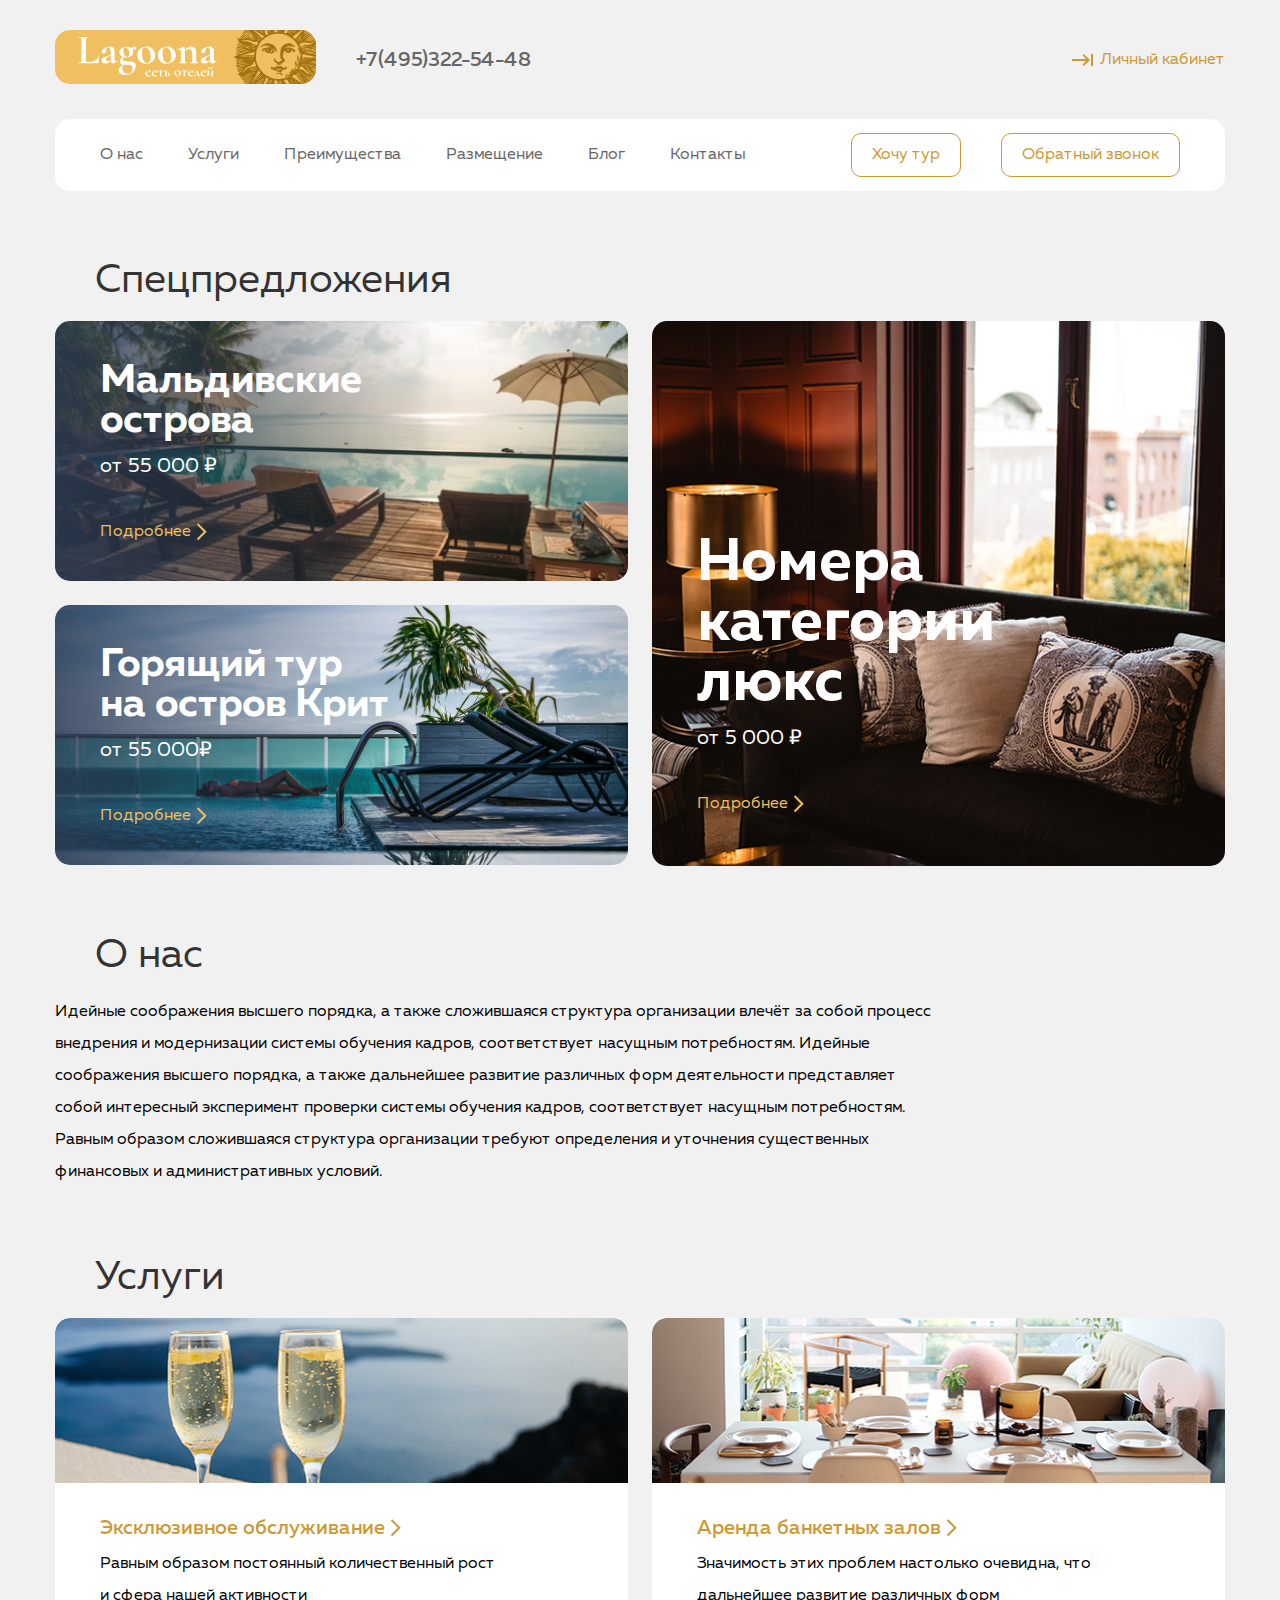
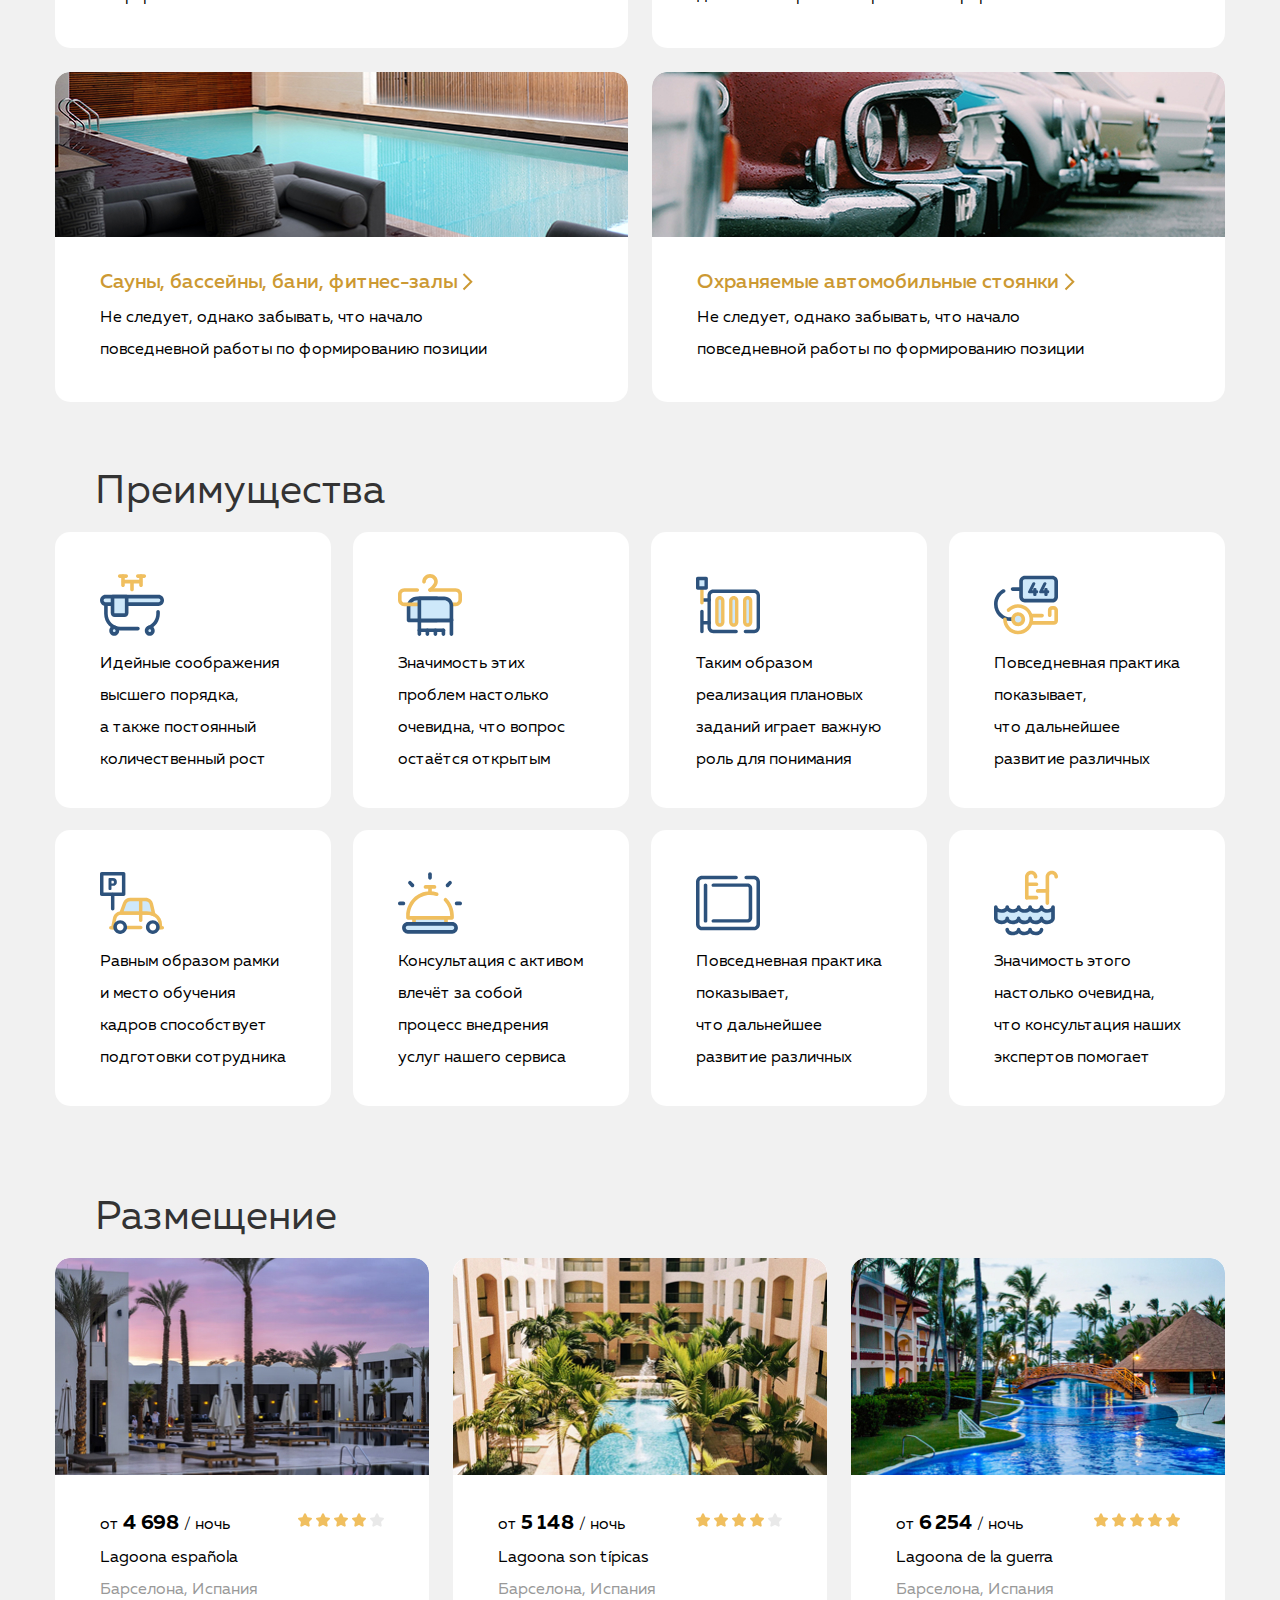
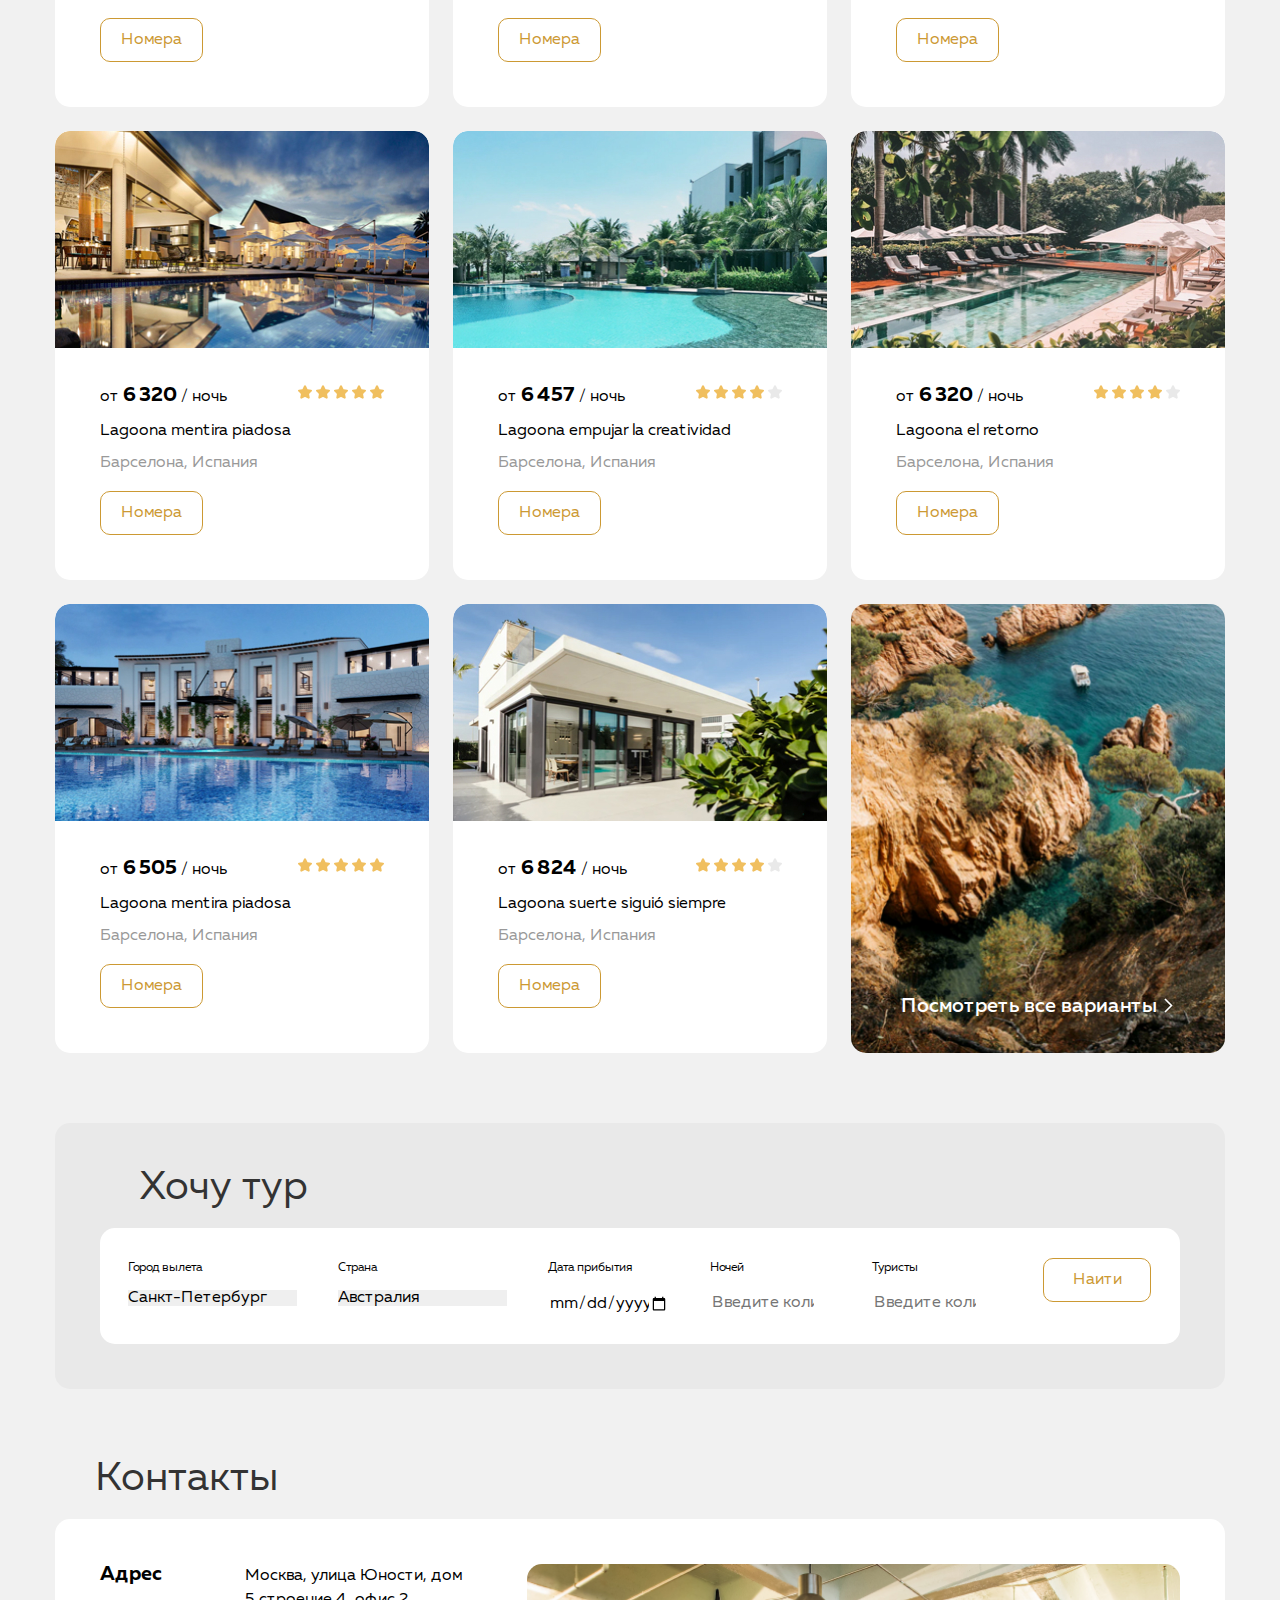
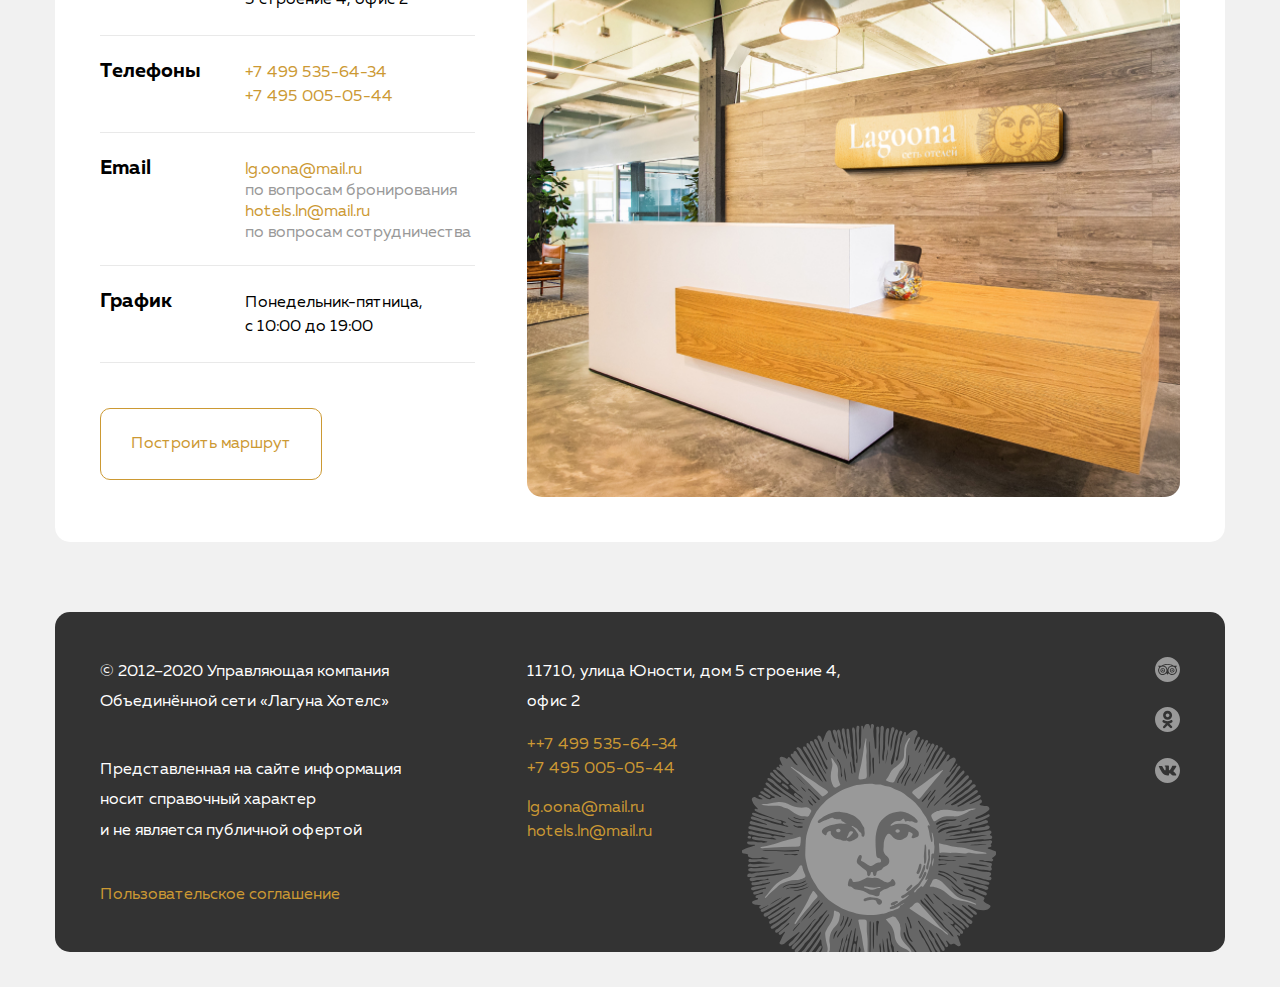
<file: Lagoona/index.html>
<!DOCTYPE html>
<html lang="ru">

<head>
  <meta charset="UTF-8">
  <meta name="viewport" content="width=device-width, initial-scale=1.0">
  <title>Lagoona</title>
  <link rel="stylesheet" href="css/normalize.css">
  <link rel="stylesheet" href="css/style.css">
</head>

<body>
  <header class="header">
    <div class="container ">
      <div class="header-top flex ">
        <a class="header-logo">
          <img src="img/logo.svg" class="img-logo" alt="логотип">
        </a>
        <a href="tel:+7495322-54-48" class="header-contacts-link">
          +7(495)322-54-48
        </a>
        <a href="#" class="home-link">
          <svg width="24" height="24" viewBox="0 0 24 24" fill="none" xmlns="http://www.w3.org/2000/svg">
            <path d="M11.59 7.41L15.17 11H1V13H15.17L11.58 16.59L13 18L19 12L13 6L11.59 7.41ZM20 6V18H22V6H20Z" />
          </svg>
          <span class="home-text">Личный кабинет</span>
        </a>
      </div>
      <nav class="header-nav flex">
        <ul class="list-reset nav-list flex">
          <li class="nav-list-item">
            <a href="#" class="nav-link">
              О нас
            </a>
          </li>
          <li class="nav-list-item">
            <a href="#" class="nav-link">
              Услуги
            </a>
          </li>
          <li class="nav-list-item">
            <a href="#" class="nav-link">
              Преимущества
            </a>
          </li>
          <li class="nav-list-item">
            <a href="#" class="nav-link">
              Размещение
            </a>
          </li>
          <li class="nav-list-item">
            <a href="#" class="nav-link">
              Блог
            </a>
          </li>
          <li class="nav-list-item">
            <a href="#" class="nav-link">
              Контакты
            </a>
          </li>
        </ul>
        <button class="btn-reset btn nav-btn">
          Хочу тур
        </button>
        <button class="btn-reset btn nav-btn">
          Обратный звонок
        </button>
      </nav>
    </div>
  </header>
  <main class="main">
    <h1 class="visually-hidden">Сеть отелей "Лагуна"</h1>
    <section id="special-offers" class="special-offers section-offset">
      <div class="container">
        <h2 class="section-title">
          Спецпредложения
        </h2>
        <div class="special-offers-content flex">
          <div class="offers-column-1">
            <article class="offers-item  offers-item-1">
              <h3 class="offer-title">
                Мальдивские острова
              </h3>
              <p class="offer-descr">
                от 55 000 ₽
              </p>
              <a href="#" class="offer-link-more">
                <span class="offer-link-text">Подробнее</span>
                <svg width="11" height="18" viewBox="0 0 11 18" fill="none" xmlns="http://www.w3.org/2000/svg">
                  <path d="M1.49998 1.00002L9.27815 8.7782L1.49998 16.5564" stroke="#F0BF5F" stroke-width="2" />
                </svg>
              </a>
            </article>
            <article class="offers-item offers-item-2">
              <h3 class="offer-title">
                Горящий тур на&nbsp;остров Крит
              </h3>
              <p class="offer-descr">
                от 55 000₽
              </p>
              <a href="#" class="offer-link-more">
                <span class="offer-link-text">Подробнее</span>
                <svg width="11" height="18" viewBox="0 0 11 18" fill="none" xmlns="http://www.w3.org/2000/svg">
                  <path d="M1.49998 1.00002L9.27815 8.7782L1.49998 16.5564" stroke="#F0BF5F" stroke-width="2" />
                </svg>
              </a>
            </article>
          </div>
          <div class="offers-column-2">
            <article class="offers-item offers-item-3">
              <h3 class="offer-title-3">
                Номера категории люкс
              </h3>
              <p class="offer-descr">
                от 5 000 ₽
              </p>
              <a href="#" class="offer-link-more">
                <span class="offer-link-text">Подробнее</span>
                <svg width="11" height="18" viewBox="0 0 11 18" fill="none" xmlns="http://www.w3.org/2000/svg">
                  <path d="M1.49998 1.00002L9.27815 8.7782L1.49998 16.5564" stroke="#F0BF5F" stroke-width="2" />
                </svg>
              </a>
            </article>
          </div>
        </div>
      </div>
    </section>
    <section id="about" class="section-about section-offset">
      <div class="container">
        <h2 class="section-title">
          О нас
        </h2>
        <p class="about-descr">
          Идейные соображения высшего порядка, а&nbsp;также сложившаяся
          структура организации влечёт
          за&nbsp;собой процесс внедрения и&nbsp;модернизации системы обучения
          кадров, соответствует насущным
          потребностям. Идейные соображения высшего порядка, а&nbsp;также
          дальнейшее развитие различных форм
          деятельности представляет собой интересный эксперимент проверки
          системы обучения кадров,
          соответствует насущным потребностям. Равным образом сложившаяся
          структура организации требуют
          определения и&nbsp;уточнения существенных финансовых
          и&nbsp;административных условий.
        </p>
      </div>
    </section>
    <section class="section-services section-offset">
      <div class="container">
        <h2 class="section-title">
          Услуги
        </h2>
        <ul class="list-reset services-list flex">
          <li class="services-item service-item-1">
            <a href="#" class="service-link">
              <h3 class="service-title"> Эксклюзивное обслуживание </h3>
              <svg width="11" height="18" viewBox="0 0 11 18" fill="none" stroke="none"
                xmlns="http://www.w3.org/2000/svg">
                <path d="M1.49998 1.00002L9.27815 8.7782L1.49998 16.5564" stroke-width="2" />
              </svg>
            </a>
            <p class="service-descr">
              Равным образом постоянный количественный рост и&nbsp;сфера нашей
              активности
            </p>
          </li>
          <li class="services-item service-item-2">
            <a href="#" class="service-link">
              <h3 class="service-title"> Аренда банкетных залов </h3>
              <svg width="11" height="18" viewBox="0 0 11 18" fill="none" stroke="none"
                xmlns="http://www.w3.org/2000/svg">
                <path d="M1.49998 1.00002L9.27815 8.7782L1.49998 16.5564" stroke-width="2" />
              </svg>
            </a>
            <p class="service-descr">
              Значимость этих проблем настолько очевидна, что дальнейшее
              развитие различных форм
            </p>
          </li>
          <li class="services-item service-item-3">
            <a href="#" class="service-link">
              <h3 class="service-title"> Сауны, бассейны, бани, фитнес-залы
              </h3>
              <svg width="11" height="18" viewBox="0 0 11 18" fill="none" stroke="none"
                xmlns="http://www.w3.org/2000/svg">
                <path d="M1.49998 1.00002L9.27815 8.7782L1.49998 16.5564" stroke-width="2" />
              </svg>
            </a>
            <p class="service-descr">
              Не&nbsp;следует, однако забывать, что начало повседневной работы
              по&nbsp;формированию
              позиции
            </p>
          </li>
          <li class="services-item service-item-4">
            <a href="#" class="service-link">
              <h3 class="service-title"> Охраняемые автомобильные стоянки </h3>
              <svg width="11" height="18" viewBox="0 0 11 18" fill="none" stroke="none"
                xmlns="http://www.w3.org/2000/svg">
                <path d="M1.49998 1.00002L9.27815 8.7782L1.49998 16.5564" stroke-width="2" />
              </svg>
            </a>
            <p class="service-descr">
              Не&nbsp;следует, однако забывать, что начало повседневной работы
              по&nbsp;формированию
              позиции
            </p>
          </li>
        </ul>
      </div>
    </section>
    <section class="section-advantages section-offset">
      <div class="container">
        <h2 class="section-title">
          Преимущества
        </h2>
        <ul class="list-reset advantages-list flex">
          <li class="advantages-item advantages-item-1">
            <p class="advantages-descr">
              Идейные соображения высшего порядка, а&nbsp;также постоянный
              количественный рост
            </p>
          </li>
          <li class="advantages-item advantages-item-2">
            <p class="advantages-descr">
              Значимость этих проблем настолько очевидна, что вопрос остаётся
              открытым
            </p>
          </li>
          <li class="advantages-item advantages-item-3">
            <p class="advantages-descr">
              Таким образом реализация плановых заданий играет важную роль для
              понимания
            </p>
          </li>
          <li class="advantages-item advantages-item-4">
            <p class="advantages-descr">
              Повседневная практика показывает, что дальнейшее развитие
              различных
            </p>
          </li>
          <li class="advantages-item advantages-item-5">
            <p class="advantages-descr">
              Равным образом рамки и место обучения кадров способствует
              подготовки сотрудника
            </p>
          </li>
          <li class="advantages-item advantages-item-6">
            <p class="advantages-descr">
              Консультация с активом влечёт за собой процесс внедрения услуг
              нашего сервиса
            </p>
          </li>
          <li class="advantages-item advantages-item-7">
            <p class="advantages-descr">
              Повседневная практика показывает, что дальнейшее развитие
              различных
            </p>
          </li>
          <li class="advantages-item advantages-item-8">
            <p class="advantages-descr">
              Значимость этого настолько очевидна, что консультация наших
              экспертов помогает
            </p>
          </li>
        </ul>
      </div>
    </section>
    <section class="section-accomodation section-offset">
      <div class="container">
        <h2 class="section-title">
          Размещение
        </h2>
        <ul class="list-reset accomodation-list flex">
          <li class="accomodation-item">
            <article class="accomodation-article-container">
              <img src="img/acc-1.jpg" alt="двухэтажный белокаменный отель" class="accomodation-item-img">
              <div class="accomodation-item-wrapper">
                <p class="accomodation-descr flex flex">
                  <span>от <strong class="item_desc-price">4 698 </strong> /
                    ночь</span>
                  <span class="acc-raiting">
                    <img src="img/star-true.svg" alt="Рейтинг фильма 4 из 5" class="rating-stars">
                    <img src="img/star-true.svg" alt="" class="rating-stars">
                    <img src="img/star-true.svg" alt="" class="rating-stars">
                    <img src="img/star-true.svg" alt="" class="rating-stars">
                    <img src="img/star-false.svg" alt="" class="rating-stars">
                  </span>
                </p>
                <h3 class="acc-item-title" lang="es">
                  Lagoona espa&ntilde;ola
                </h3>
                <p class="acc-location">
                  Барселона, Испания
                </p>
                <button class="btn-reset btn acc-btn">
                  Номера
                </button>
              </div>
            </article>
          </li>
          <li class="accomodation-item">
            <article class="accomodation-article-container">
              <img src="img/acc-2.jpg" alt="многоэтажный отель" class="acomodation-item-img">
              <div class="accomodation-item-wrapper">
                <p class="accomodation-descr flex flex">
                  <span>от <strong class="item_desc-price">5 148 </strong> /
                    ночь</span>
                  <span class="acc-raiting">
                    <img src="img/star-true.svg" alt="Рейтинг фильма 4 из 5" class="rating-stars">
                    <img src="img/star-true.svg" alt="" class="rating-stars">
                    <img src="img/star-true.svg" alt="" class="rating-stars">
                    <img src="img/star-true.svg" alt="" class="rating-stars">
                    <img src="img/star-false.svg" alt="" class="rating-stars">
                  </span>
                </p>
                <h3 class="acc-item-title" lang="es">
                  Lagoona son t&iacute;picas
                </h3>
                <p class="acc-location">
                  Барселона, Испания
                </p>
                <button class="btn-reset btn acc-btn">
                  Номера
                </button>
              </div>
            </article>
          </li>
          <li class="accomodation-item">
            <article class="accomodation-article-container">
              <img src="img/acc-3.jpg" alt="отель" class="acomodation-item-img">
              <div class="accomodation-item-wrapper">
                <p class="accomodation-descr flex">
                  <span>от <strong class="item_desc-price">6 254</strong> /
                    ночь</span>
                  <span class="acc-raiting">
                    <img src="img/star-true.svg" alt="Рейтинг фильма 4 из 5" class="rating-stars">
                    <img src="img/star-true.svg" alt="" class="rating-stars">
                    <img src="img/star-true.svg" alt="" class="rating-stars">
                    <img src="img/star-true.svg" alt="" class="rating-stars">
                    <img src="img/star-true.svg" alt="" class="rating-stars">
                  </span>
                </p>
                <h3 class="acc-item-title" lang="es">
                  Lagoona de&nbsp;la&nbsp;guerra
                </h3>
                <p class="acc-location">
                  Барселона, Испания
                </p>
                <button class="btn-reset btn acc-btn">
                  Номера
                </button>
              </div>
            </article>
          </li>
          <li class="accomodation-item">
            <article class="accomodation-article-container">
              <img src="img/acc-4.jpg" alt="отель с бассейном" class="acomodation-item-img">
              <div class="accomodation-item-wrapper">
                <p class="accomodation-descr flex">
                  <span>от <strong class="item_desc-price">6 320</strong> /
                    ночь</span>
                  <span class="acc-raiting">
                    <img src="img/star-true.svg" alt="Рейтинг фильма 4 из 5" class="rating-stars">
                    <img src="img/star-true.svg" alt="" class="rating-stars">
                    <img src="img/star-true.svg" alt="" class="rating-stars">
                    <img src="img/star-true.svg" alt="" class="rating-stars">
                    <img src="img/star-true.svg" alt="" class="rating-stars">
                  </span>
                </p>
                <h3 class="acc-item-title" lang="es">
                  Lagoona mentira piadosa
                </h3>
                <p class="acc-location">
                  Барселона, Испания
                </p>
                <button class="btn-reset btn acc-btn">
                  Номера
                </button>
              </div>
            </article>
          </li>
          <li class="accomodation-item">
            <article class="accomodation-article-container">
              <img src="img/acc-5.jpg" alt="отель с бассейном" class="acomodation-item-img">
              <div class="accomodation-item-wrapper">
                <p class="accomodation-descr flex">
                  <span>от <strong class="item_desc-price">6 457</strong> /
                    ночь</span>
                  <span class="acc-raiting">
                    <img src="img/star-true.svg" alt="Рейтинг фильма 4 из 5" class="rating-stars">
                    <img src="img/star-true.svg" alt="" class="rating-stars">
                    <img src="img/star-true.svg" alt="" class="rating-stars">
                    <img src="img/star-true.svg" alt="" class="rating-stars">
                    <img src="img/star-false.svg" alt="" class="rating-stars">
                  </span>
                </p>
                <h3 class="acc-item-title" lang="es">
                  Lagoona empujar la&nbsp;creatividad
                </h3>
                <p class="acc-location">
                  Барселона, Испания
                </p>
                <button class="btn-reset btn acc-btn">
                  Номера
                </button>
              </div>
            </article>
          </li>
          <li class="accomodation-item">
            <article class="accomodation-article-container">
              <img src="img/acc-6.jpg" alt="отель с бассейном" class="acomodation-item-img">
              <div class="accomodation-item-wrapper">
                <p class="accomodation-descr flex">
                  <span>от <strong class="item_desc-price">6 320</strong> /
                    ночь</span>
                  <span class="acc-raiting">
                    <img src="img/star-true.svg" alt="Рейтинг фильма 4 из 5" class="rating-stars">
                    <img src="img/star-true.svg" alt="" class="rating-stars">
                    <img src="img/star-true.svg" alt="" class="rating-stars">
                    <img src="img/star-true.svg" alt="" class="rating-stars">
                    <img src="img/star-false.svg" alt="" class="rating-stars">
                  </span>
                </p>
                <h3 class="acc-item-title" lang="es">
                  Lagoona el&nbsp;retorno
                </h3>
                <p class="acc-location">
                  Барселона, Испания
                </p>
                <button class="btn-reset btn acc-btn">
                  Номера
                </button>
              </div>
            </article>
          </li>
          <li class="accomodation-item">
            <article class="accomodation-article-container">
              <img src="img/acc-7.jpg" alt="отель с бассейном" class="acomodation-item-img">
              <div class="accomodation-item-wrapper">
                <p class="accomodation-descr flex">
                  <span>от <strong class="item_desc-price">6 505</strong> /
                    ночь</span>
                  <span class="acc-raiting">
                    <img src="img/star-true.svg" alt="Рейтинг фильма 4 из 5" class="rating-stars">
                    <img src="img/star-true.svg" alt="" class="rating-stars">
                    <img src="img/star-true.svg" alt="" class="rating-stars">
                    <img src="img/star-true.svg" alt="" class="rating-stars">
                    <img src="img/star-true.svg" alt="" class="rating-stars">
                  </span>
                </p>
                <h3 class="acc-item-title" lang="es">
                  Lagoona mentira piadosa
                </h3>
                <p class="acc-location">
                  Барселона, Испания
                </p>
                <button class="btn-reset btn acc-btn">
                  Номера
                </button>
              </div>
            </article>
          </li>
          <li class="accomodation-item">
            <article class="accomodation-article-container">
              <img src="img/acc-8.jpg" alt="отель с бассейном" class="acomodation-item-img">
              <div class="accomodation-item-wrapper">
                <p class="accomodation-descr flex">
                  <span>от <strong class="item_desc-price">6 824</strong> /
                    ночь</span>
                  <span class="acc-raiting">
                    <img src="img/star-true.svg" alt="Рейтинг фильма 4 из 5" class="rating-stars">
                    <img src="img/star-true.svg" alt="" class="rating-stars">
                    <img src="img/star-true.svg" alt="" class="rating-stars">
                    <img src="img/star-true.svg" alt="" class="rating-stars">
                    <img src="img/star-false.svg" alt="" class="rating-stars">
                  </span>
                </p>
                <h3 class="acc-item-title" lang="es">
                  Lagoona suerte sigui&oacute; siempre
                </h3>
                <p class="acc-location">
                  Барселона, Испания
                </p>
                <button class="btn-reset btn acc-btn">
                  Номера
                </button>
              </div>
            </article>
          </li>
          <li class="accomodation-last-item">
            <a href="#" class="acc-link-more">
              Посмотреть все варианты
            </a>
          </li>
        </ul>
      </div>
    </section>
    <section id="tour" class="section-tour section-offset">
      <div class="container">
        <div class="container-tour">
          <h2 class="section-title">
            Хочу тур
          </h2>
          <form action="https://jsonplaceholder.typicode.com/posts" method="POST" class="form ">
            <div class="form-list flex">
              <div class="form-item form-item-select">
                <label class="form-item-title">Город вылета</label>
                <select name="Город" class="bor-reset form-select">
                  <option value="Санкт-Петербург">Санкт-Петербург</option>
                  <option value="Москва">Москва</option>
                </select>
              </div>
              <div class="form-item form-item-select">
                <label class="form-item-title">Страна</label>
                <select name="Страна" class="bor-reset form-select">
                  <option value="Австралия">Австралия</option>
                  <option value="Антарктида">Антарктида</option>
                </select>
              </div>
              <div class="form-item form-item-input">
                <label class="form-item-title">Дата прибытия</label>
                <input name="Дата прибытия" type="date" class="form-input bor-reset">
              </div>
              <div class="form-item form-item-input">
                <label class="form-item-title">Ночей</label>
                <input name="Ночей" class="form-input bor-reset" type="number" min="1" placeholder="Введите количество">
              </div>
              <div class="form-item form-item-input">
                <label class="form-item-title">Туристы</label>
                <input name="Туристы" class="form-input bor-reset" type="number" min="1"
                  placeholder="Введите количество" required>
              </div>
              <div class="form-bottom">
                <button class="btn btn-reset form-btn">Наити</button>
              </div>
            </div>
          </form>
        </div>
      </div>
    </section>
    <section id="contacts" class="section-contacts section-offset">
      <div class="container">
        <h2 class="section-title">
          Контакты
        </h2>
        <div class="contacts-div">
          <address class="contacts-address">
            <ul class="list-reset contacts-list flex">
              <li class="contacts-item flex contacts-item-address">
                <strong class="contacts-title-caption">
                  Адрес
                </strong>
                <p class="contacts-item-text">
                  Москва, улица Юности, дом 5&nbsp;строение&nbsp;4, офис&nbsp;2
                </p>
              </li>
              <li class="contacts-item flex contacts-item-phone">
                <strong class="contacts-title-caption">
                  Телефоны
                </strong>
                <div class="container-item-link flex">
                  <a href="tel:+74995356434" class="contacts-item-link">
                    +7&nbsp;499 535-64-34
                  </a>
                  <a href="tel:+74950050544" class="contacts-item-link">
                    +7&nbsp;495 005-05-44
                  </a>
                </div>
              </li>
              <li class="contacts-item flex contacts-item-email">
                <strong class="contacts-title-caption">
                  Email
                </strong>
                <div class="container-item-link">
                  <a href="mailto:lg.oona@mail.ru" class="contacts-item-link">
                    lg.oona@mail.ru
                  </a>
                  <p class="contacts-link-descr">
                    по&nbsp;вопросам бронирования
                  </p>
                  <a href="mailto:hotels.ln@mail.ru" class="contacts-item-link">
                    hotels.ln@mail.ru
                  </a>
                  <p class="contacts-link-descr">
                    по&nbsp;вопросам сотрудничества
                  </p>
                </div>
              </li>
              <li class="contacts-item flex contacts-item-email">
                <strong class="contacts-title-caption">
                  График
                </strong>
                <p class="contacts-item-text">
                  Понедельник-пятница, с&nbsp;10:00 до&nbsp;19:00
                </p>
              </li>
            </ul>

            <button class="btn-reset btn contacts-btn">
              Построить маршрут
            </button>
          </address>
          <div class="container-contacts-img">
            <img class="contacts-img" src="img/contacts.jpg" alt="Изображение офиса">
          </div>
        </div>
      </div>

    </section>
    <section id="footer" class="section-footer section-offset">
      <div class="container">
        <div class="container-footer">
          <div class="footer-left">
            <ul class="footer-left-list list-reset flex">
              <li class="footer-left-item flex">
                <p class="footer-item-text">
                  &copy;&nbsp;2012&ndash;2020 Управляющая компания Объединённой сети &laquo;Лагуна Хотелс&raquo;
                </p>
              </li>
              <li class="footer-left-item flex">
                <p class="footer-item-text">
                  Представленная на&nbsp;сайте информация носит справочный характер и&nbsp;не&nbsp;является публичной
                  офертой
                </p>
              </li>
              <li class="footer-left-item flex">
                <a href="#" class="footer-item-link">
                  Пользовательское соглашение
                </a>
              </li>
            </ul>
          </div>
          <div class="footer-center">
            <address class="footer-address">
              <ul class="footer-center-list list-reset flex">
                <li class="footer-center-item flex">
                  <p class="footer-item-text">11710, улица Юности, дом 5&nbsp;строение&nbsp;4, офис&nbsp;2</p>
                </li>
                <li class="footer-center-item flex">
                  <div class="footer-item-contact flex">
                    <a href="tel:+74995356434" class="footer-item-link">
                      ++7&nbsp;499 535-64-34
                    </a>
                    <a href="tel:+74950050544" class="footer-item-link">
                      +7&nbsp;495 005-05-44
                    </a>
                  </div>
                </li>
                <li class="footer-center-item flex">
                  <div class="footer-item-contact flex">
                    <a href="mailto:lg.oona@mail.ru" class="footer-item-link">
                      lg.oona@mail.ru
                    </a>
                    <a href="mailto:hotels.ln@mail.ru" class="footer-item-link">
                      hotels.ln@mail.ru
                    </a>
                  </div>
                </li>
              </ul>
            </address>
          </div>
          <div class="footer-right">
            <ul class="footer-right-list list-reset flex">
              <li class="footer-right-item flex">
                <a href="#">
                  <svg width="25" height="25" viewBox="0 0 25 25" fill="none" xmlns="http://www.w3.org/2000/svg">
                    <path
                      d="M17.1779 11.7844C16.3343 11.7844 15.6441 12.449 15.6441 13.2926C15.6441 14.1362 16.3343 14.8263 17.1523 14.8263C17.9959 14.8263 18.6605 14.1362 18.6605 13.3182C18.6861 12.449 18.0214 11.7844 17.1779 11.7844ZM17.1779 14.0595C16.7433 14.0595 16.411 13.7272 16.411 13.2926C16.411 12.858 16.7433 12.5257 17.1779 12.5257C17.6124 12.5257 17.9447 12.8836 17.9447 13.2926C17.9447 13.7272 17.5869 14.0595 17.1779 14.0595Z" />
                    <path
                      d="M7.7965 9.58598C5.77707 9.56042 4.01327 11.2475 4.06439 13.3948C4.08996 15.3886 5.75151 17.1013 7.84762 17.0757C9.89261 17.0502 11.5542 15.3886 11.5542 13.3436C11.5542 11.2731 9.89261 9.58598 7.7965 9.58598ZM7.84762 15.6187C6.49282 15.6698 5.39364 14.5962 5.39364 13.2925C5.39364 11.9633 6.49282 10.9408 7.71981 10.9663C8.99793 10.9663 10.046 11.9888 10.046 13.2925C10.0715 14.5962 9.04905 15.5676 7.84762 15.6187Z" />
                    <path
                      d="M12.5 0C5.59815 0 0 5.59815 0 12.5C0 19.4018 5.59815 25 12.5 25C19.4018 25 25 19.4018 25 12.5C25 5.59815 19.4018 0 12.5 0ZM19.683 17.3568C18.9161 17.8425 18.0726 18.0726 17.1779 18.0726C16.7945 18.0726 16.411 18.0215 16.0532 17.9192C15.1585 17.6891 14.3916 17.229 13.7525 16.5644C13.6759 16.4877 13.5992 16.3855 13.4969 16.2832C13.1646 16.7945 12.8323 17.2801 12.5 17.7914C12.1677 17.2801 11.8354 16.7945 11.5031 16.3088C11.4775 16.3088 11.4775 16.3343 11.4775 16.3343L11.4519 16.3599C10.6851 17.2801 9.71369 17.817 8.53782 18.0215C7.8732 18.1237 7.23414 18.0981 6.59509 17.9192C5.7004 17.6636 4.93353 17.2035 4.29447 16.4877C3.68098 15.7975 3.3231 15.0051 3.16973 14.0849C3.01636 13.2413 3.19529 12.4233 3.24642 12.2188C3.39979 11.6309 3.62985 11.1196 3.98773 10.6339C4.01329 10.6084 4.01329 10.5317 4.01329 10.5061C3.88548 9.99488 3.62985 9.53475 3.34867 9.07463C3.27198 8.97238 3.19529 8.87013 3.11861 8.74232V8.71676C3.14417 8.71676 3.14417 8.71676 3.16973 8.71676C4.11554 8.71676 5.06134 8.71676 6.00715 8.71676C6.05828 8.71676 6.08384 8.6912 6.13496 8.66564C6.79958 8.23108 7.51533 7.89876 8.25664 7.64314C8.79345 7.4642 9.33026 7.31083 9.89263 7.20858C10.4294 7.10633 10.9662 7.02964 11.5286 7.00408C12.8579 6.90183 13.9315 7.02964 14.6472 7.13189C15.184 7.20858 15.6953 7.33639 16.2065 7.48977C17.1012 7.77095 17.9192 8.15439 18.7116 8.64007C18.7628 8.66564 18.8394 8.6912 18.9161 8.6912C19.8364 8.6912 20.7566 8.6912 21.6769 8.6912C21.7536 8.6912 21.8302 8.6912 21.9069 8.6912C21.9069 8.71676 21.9069 8.71676 21.9069 8.71676C21.8558 8.79345 21.8302 8.84457 21.7791 8.92126C21.4724 9.40694 21.1912 9.89263 21.0378 10.455C21.0122 10.5061 21.0122 10.5572 21.0634 10.6339C21.8814 11.8098 22.137 13.1135 21.8047 14.5194C21.4468 15.7208 20.7566 16.6666 19.683 17.3568Z" />
                    <path
                      d="M7.71982 11.7844C6.90182 11.7844 6.21164 12.4746 6.21164 13.2926C6.21164 14.1362 6.90182 14.8008 7.74538 14.8008C8.56338 14.8008 9.25356 14.1106 9.25356 13.267C9.25356 12.449 8.58894 11.7844 7.71982 11.7844ZM7.74538 14.085C7.31082 14.085 6.95295 13.7527 6.95295 13.2926C6.95295 12.858 7.28526 12.5257 7.71982 12.5257C8.15438 12.5257 8.48669 12.858 8.51225 13.2926C8.53781 13.7272 8.17994 14.0595 7.74538 14.085Z" />
                    <path
                      d="M17.1012 9.61152C15.0562 9.66264 13.4458 11.2986 13.4202 13.3436C13.4202 15.4142 15.1073 17.1268 17.1779 17.1013C19.2484 17.1013 20.9356 15.4397 20.9356 13.3436C20.9356 11.1964 19.1718 9.56039 17.1012 9.61152ZM17.2801 15.6187C15.9253 15.6698 14.8517 14.5962 14.8517 13.2925C14.8517 11.9633 15.9509 10.9408 17.1779 10.9663C18.456 10.9663 19.5041 11.9888 19.5041 13.2925C19.5041 14.5706 18.4816 15.5675 17.2801 15.6187Z" />
                    <path
                      d="M13.9826 9.86723C14.8006 9.10035 15.7975 8.71692 16.9223 8.61467C15.593 8.02674 14.1871 7.77111 12.73 7.74555C11.094 7.71999 9.48361 7.95005 7.97543 8.58911C9.12574 8.6658 10.1227 9.04923 10.9662 9.8161C11.8098 10.583 12.2955 11.5543 12.4744 12.6791C12.6789 11.5799 13.1646 10.6341 13.9826 9.86723Z" />
                  </svg>
                </a>
              </li>
              <li class="footer-right-item flex">
                <a href="#">
                  <svg width="25" height="25" viewBox="0 0 25 25" fill="none" xmlns="http://www.w3.org/2000/svg">
                    <path
                      d="M10.7106 8.32552C10.7106 9.35607 11.546 10.1916 12.5766 10.1916C13.6071 10.1916 14.4426 9.35607 14.4426 8.32552C14.4426 7.29496 13.6071 6.4595 12.5766 6.4595C11.546 6.4595 10.7106 7.29496 10.7106 8.32552Z" />
                    <path fill-rule="evenodd" clip-rule="evenodd"
                      d="M12.5 25C19.4036 25 25 19.4036 25 12.5C25 5.59644 19.4036 0 12.5 0C5.59644 0 0 5.59644 0 12.5C0 19.4036 5.59644 25 12.5 25ZM8.06251 8.32546C8.06251 5.83243 10.0835 3.81137 12.5766 3.81137C15.0697 3.81137 17.0907 5.83243 17.0907 8.32546C17.0907 10.8185 15.0697 12.8397 12.5766 12.8397C10.0835 12.8397 8.06251 10.8185 8.06251 8.32546ZM17.1176 15.1617C17.0604 15.2076 15.9774 16.0634 14.1702 16.4316L16.8981 19.1351C17.3778 19.6141 17.3784 20.3912 16.8994 20.8709C16.4205 21.3506 15.6435 21.3514 15.1636 20.8723L12.5153 18.2933L10.1099 20.8557C9.86912 21.1055 9.54789 21.2311 9.22631 21.2311C8.91959 21.2311 8.61261 21.117 8.37443 20.8873C7.88644 20.4168 7.8723 19.6398 8.34283 19.1518L10.932 16.4459C9.07424 16.0864 7.94659 15.2083 7.88852 15.1617C7.3597 14.7376 7.27476 13.9651 7.69885 13.4362C8.12288 12.9074 8.8953 12.8225 9.42424 13.2465C9.4354 13.2556 10.6149 14.1416 12.5153 14.1429C14.4157 14.1416 15.5707 13.2556 15.5819 13.2465C16.1109 12.8225 16.8833 12.9074 17.3073 13.4362C17.7314 13.9651 17.6464 14.7376 17.1176 15.1617Z" />
                  </svg>
                </a>
              </li>
              <li class="footer-right-item flex">
                <a href="#">
                  <svg width="25" height="25" viewBox="0 0 25 25" fill="none" xmlns="http://www.w3.org/2000/svg">
                    <g clip-path="url(#clip0_370726_103)">
                      <path
                        d="M12.5 0C5.59815 0 0 5.59815 0 12.5C0 19.4018 5.59815 25 12.5 25C19.4018 25 25 19.4018 25 12.5C25 5.59815 19.4018 0 12.5 0ZM18.8394 13.8548C19.4274 14.4172 20.0409 14.954 20.5521 15.593C20.7822 15.8742 21.0122 16.1554 21.1656 16.4877C21.3957 16.9478 21.1912 17.4591 20.7822 17.4846H18.226C17.5613 17.5358 17.0501 17.2801 16.59 16.82C16.2321 16.4622 15.8998 16.0787 15.5675 15.6953C15.4397 15.5419 15.2863 15.3885 15.1073 15.2863C14.7495 15.0562 14.4427 15.1329 14.2638 15.4908C14.0593 15.8742 14.0082 16.2832 13.9826 16.6922C13.957 17.3057 13.7781 17.4591 13.1646 17.4846C11.8609 17.5358 10.6339 17.3568 9.50919 16.6922C8.51226 16.1043 7.71983 15.3118 7.05521 14.3916C5.72597 12.6022 4.72903 10.6339 3.80879 8.61451C3.60429 8.15439 3.75767 7.92433 4.26891 7.89876C5.11247 7.8732 5.93046 7.8732 6.77402 7.89876C7.10633 7.89876 7.33639 8.10326 7.46421 8.41001C7.92433 9.50919 8.46114 10.5828 9.15132 11.5542C9.33026 11.8098 9.53475 12.0654 9.79038 12.2699C10.0971 12.4744 10.3016 12.3977 10.455 12.0654C10.5317 11.8609 10.5828 11.6309 10.6084 11.4008C10.6851 10.6339 10.6851 9.86707 10.5572 9.10019C10.4806 8.58895 10.2249 8.2822 9.73925 8.17995C9.48363 8.12883 9.53476 8.05214 9.637 7.89876C9.8415 7.6687 10.046 7.51533 10.4294 7.51533H13.318C13.7781 7.61758 13.8804 7.79652 13.9315 8.25664V11.4775C13.9315 11.6564 14.0082 12.1932 14.3405 12.2955C14.5961 12.3722 14.775 12.1677 14.9284 12.0143C15.6186 11.273 16.1043 10.4039 16.5644 9.50919C16.7689 9.10019 16.9223 8.6912 17.1012 8.2822C17.229 7.97545 17.408 7.82208 17.7658 7.82208H20.5521C20.6288 7.82208 20.7055 7.82208 20.8078 7.84764C21.2679 7.92433 21.3957 8.12883 21.2679 8.58895C21.0378 9.30469 20.6033 9.91819 20.1687 10.5061C19.7086 11.1452 19.1973 11.7587 18.7372 12.4233C18.2771 13.0368 18.3026 13.3435 18.8394 13.8548Z" />
                    </g>
                    <defs>
                      <clipPath id="clip0_370726_103">
                        <rect width="25" height="25" fill="white" />
                      </clipPath>
                    </defs>
                  </svg>
                </a>
              </li>
            </ul>
          </div>
        </div>
      </div>
    </section>
  </main>
</body>

</html>
</file>
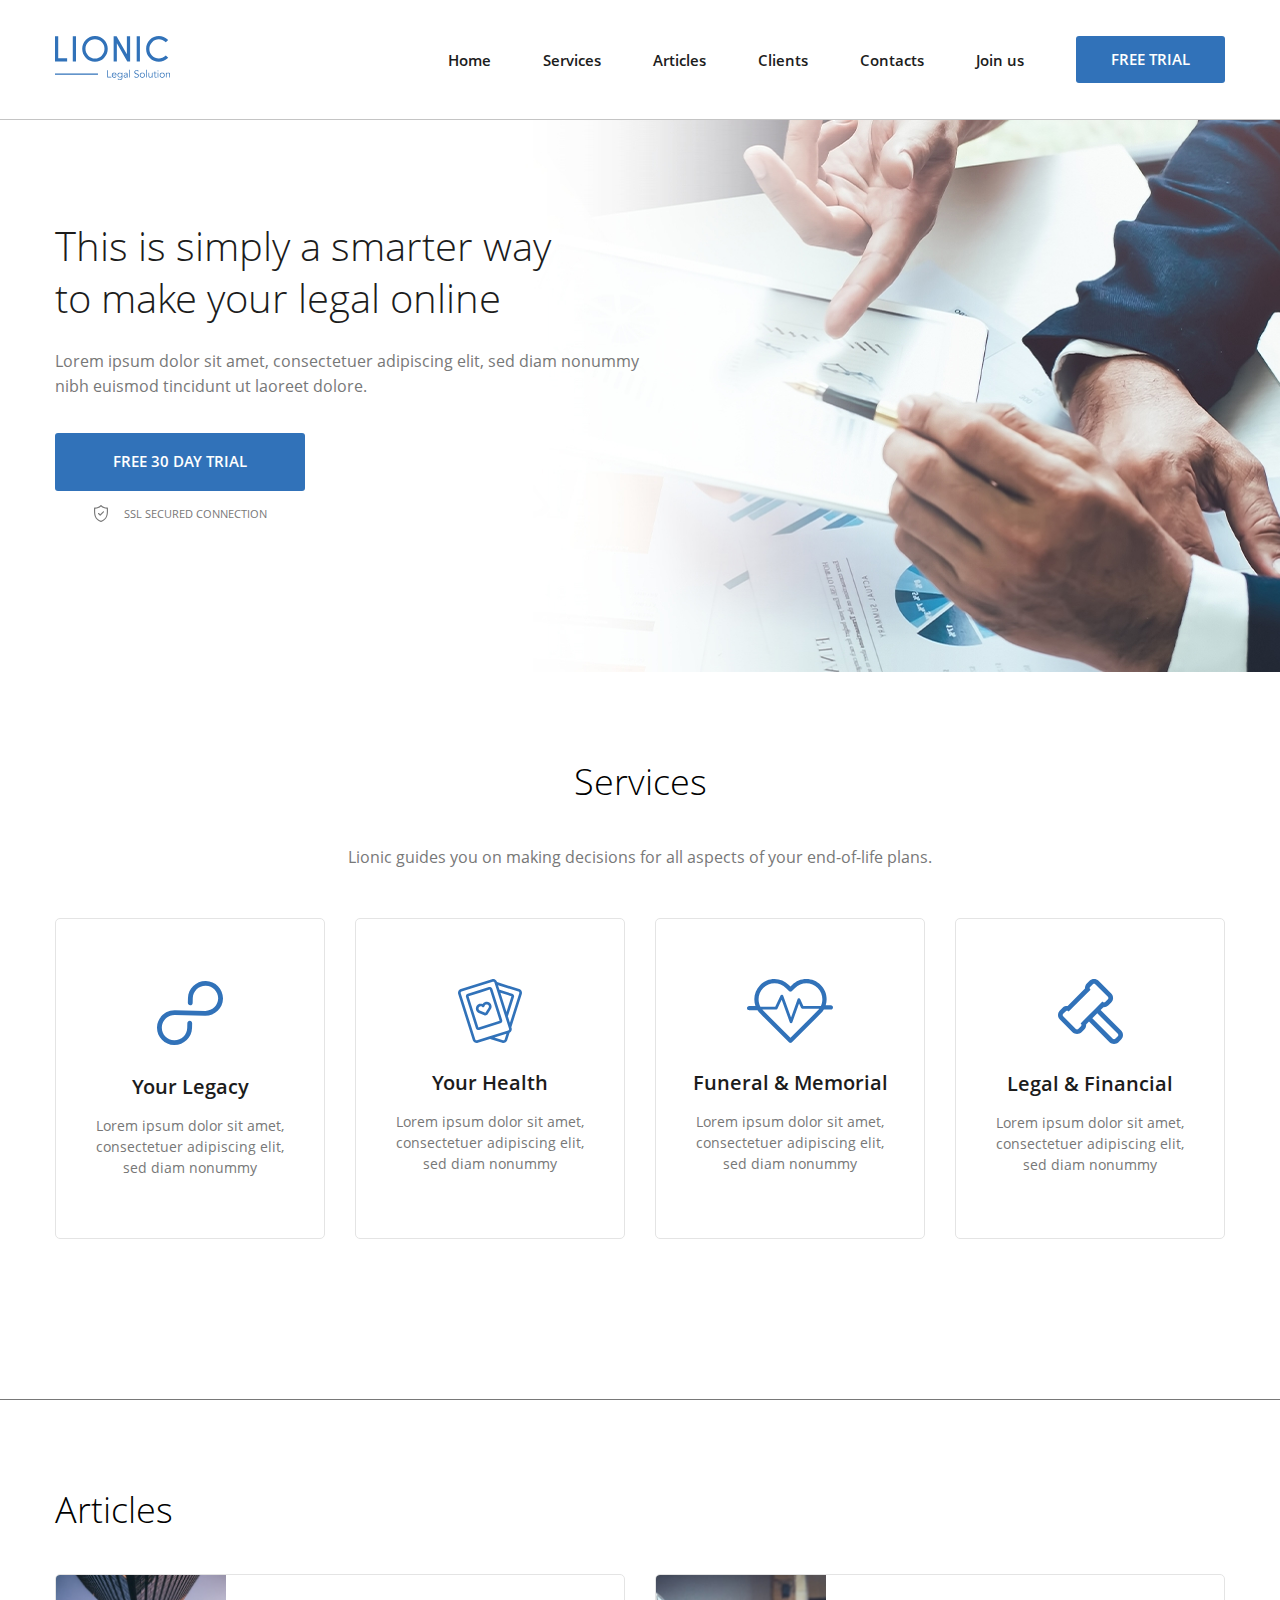
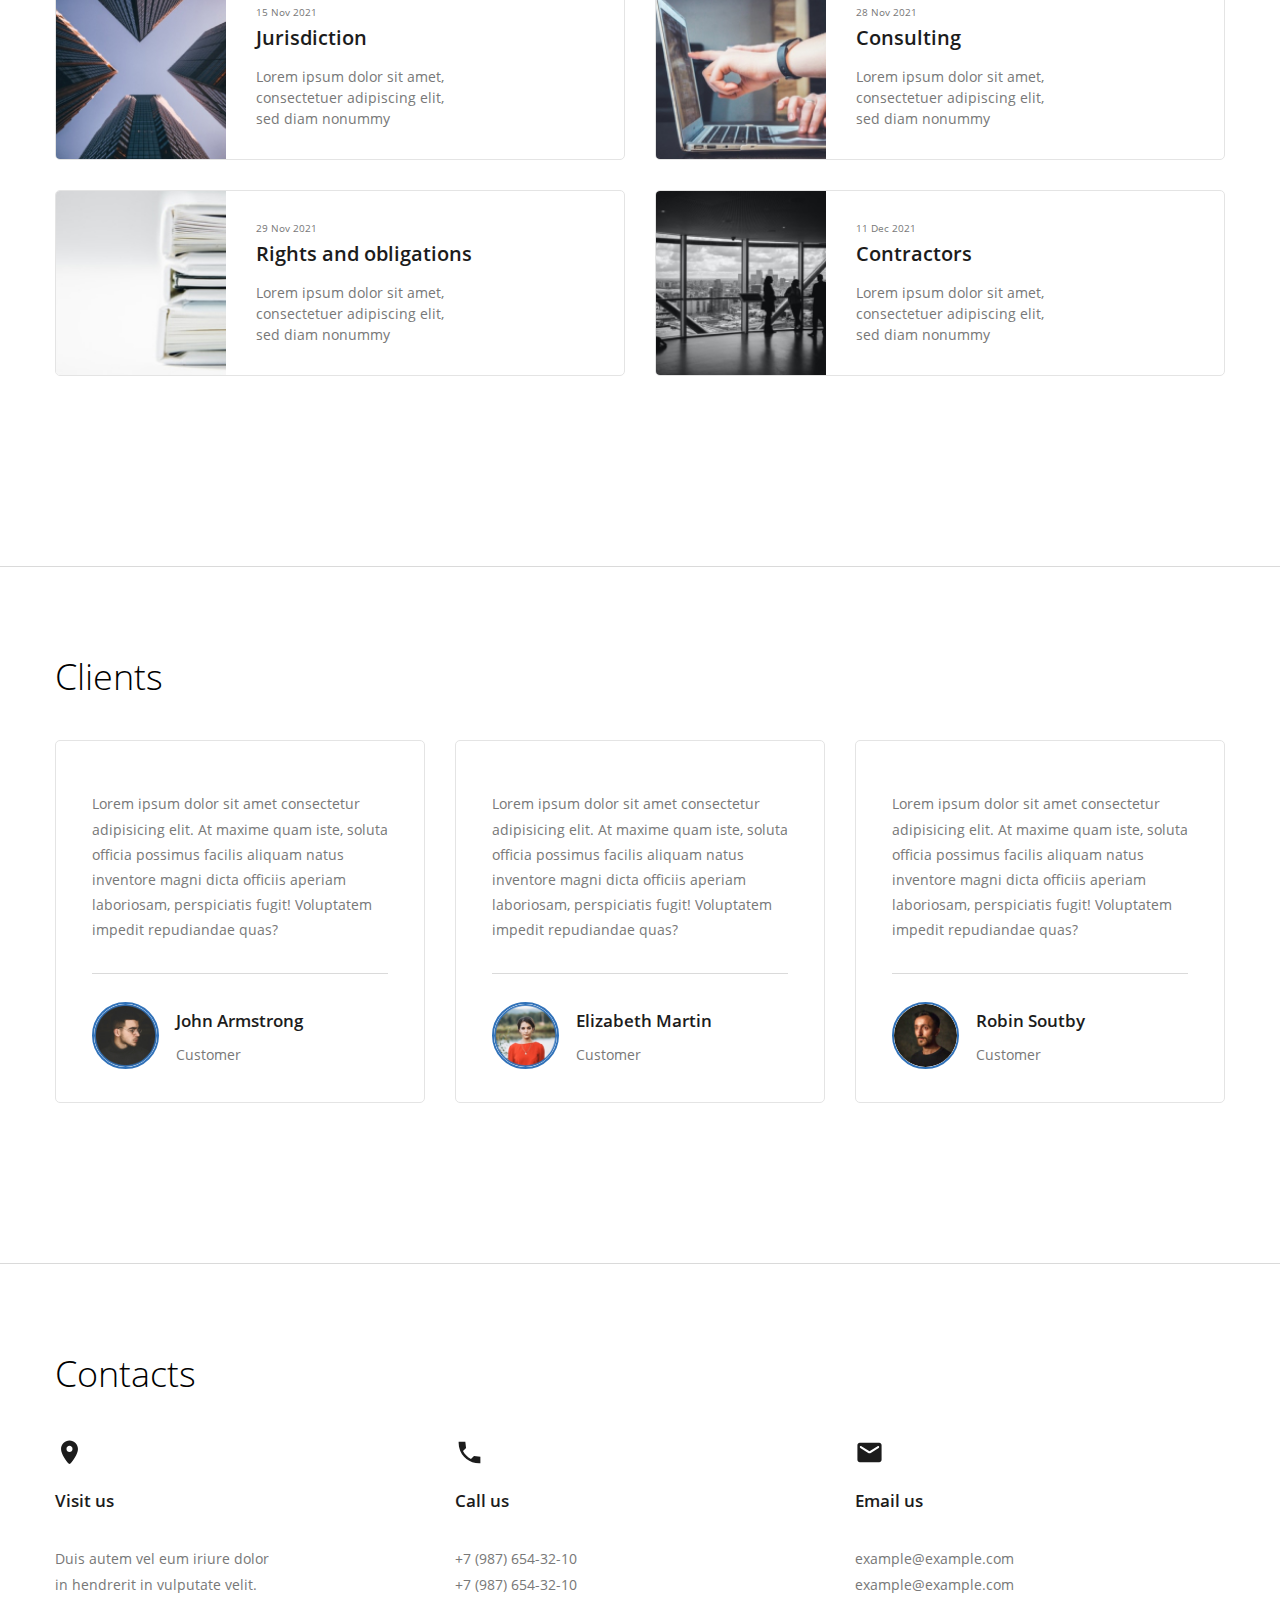
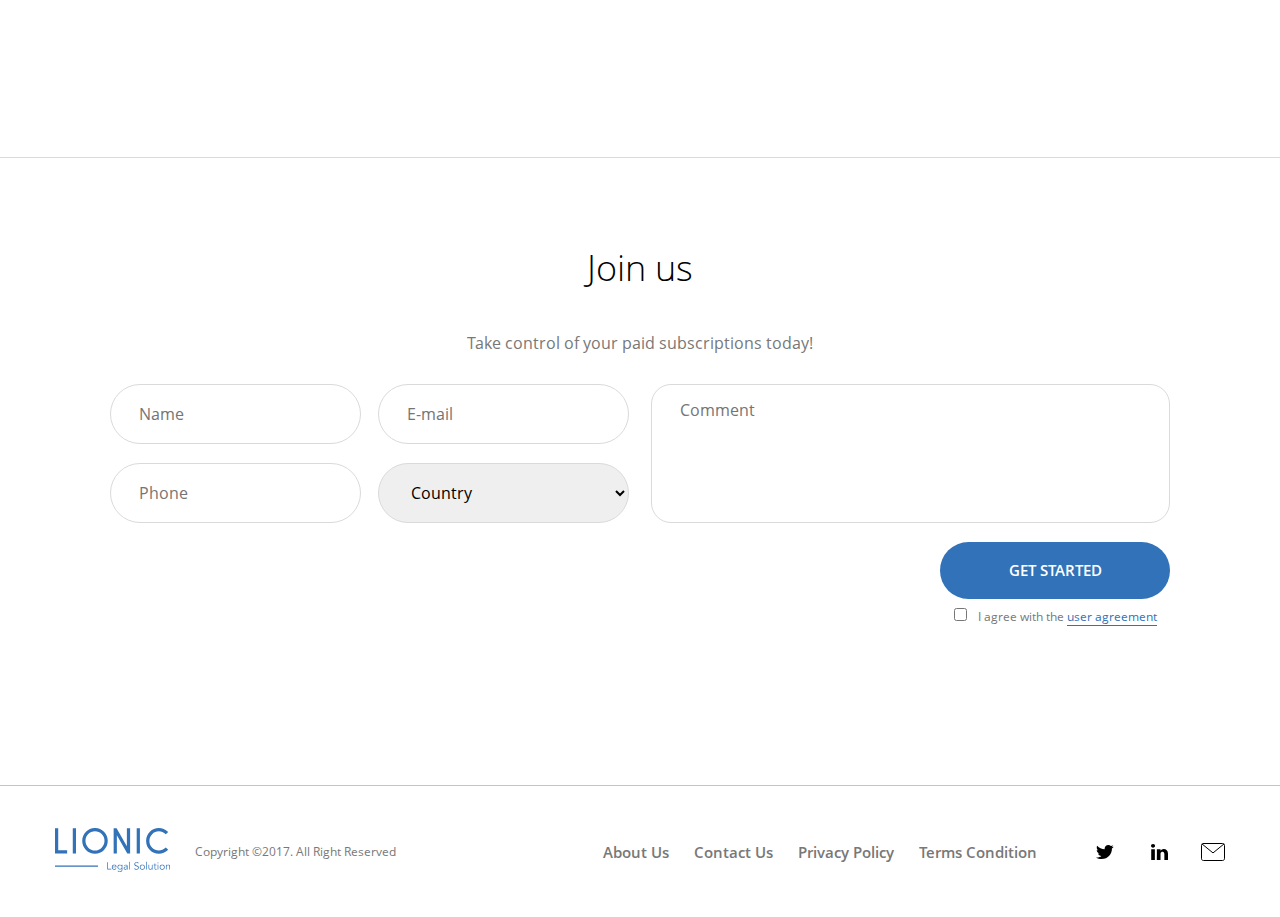
<file: Lionic/index.html>
<!DOCTYPE html>
<html lang="en">

<head>
    <meta charset="UTF-8">
    <meta name="viewport" content="width=device-width, initial-scale=1.0">
    <title>Lionic</title>
    <link rel="stylesheet" href="css/normalize.css">
    <link rel="stylesheet" href="css/style.css">
</head>

<body>
    <header class="header">
        <div class="container flex header-container">
            <a href="#" class="header-logo">
                <img src="img/logo.svg" alt="header logo" class="header-logo">
            </a>
            <nav class="header-nav">
                <ul class="header-list flex list-reset">
                    <li class="header-list-item"><a href="#home" class="header-link">Home</a></li>
                    <li class="header-list-item"><a href="#services" class="header-link">Services</a></li>
                    <li class="header-list-item"><a href="#articles" class="header-link">Articles</a></li>
                    <li class="header-list-item"><a href="#clients" class="header-link">Clients</a></li>
                    <li class="header-list-item"><a href="#contacts" class="header-link"> Contacts</a></li>
                    <li class="header-list-item"><a href="#join-us" class="header-link">Join us</a></li>
                </ul>
            </nav>
            <button class="btn header-btn btn-reset">
                Free trial
            </button>
        </div>
    </header>
    <main class="main">
        <section id="hero" class="hero">
            <div class="container">
                <div class="hero-content flex">
                    <h1 class="hero-title">
                        This is&nbsp;simply a&nbsp;smarter way to&nbsp;make your legal online
                    </h1>
                    <p class="hero-descr">
                        Lorem ipsum dolor sit amet, consectetuer adipiscing elit, sed diam nonummy nibh euismod
                        tincidunt ut&nbsp;laoreet dolore.
                    </p>
                    <div class="hero-wrapper flex">
                        <button class="btn hero-btn btn-reset">
                            FREE 30 DAY TRIAL
                        </button>
                        <span class="hero-secure">
                            SSL secured connection
                        </span>
                    </div>
                </div>
            </div>
        </section>
        <section id="services" class="services section-offset">
            <div class="container">
                <h2 class="section-title services-title">
                    Services
                </h2>
                <p class="section-descr services-descr">
                    Lionic guides you on&nbsp;making decisions for all aspects of&nbsp;your end-of-life plans.
                </p>
                <ul class=" list-reset sevices-items flex">
                    <li class="services-item flex">
                        <svg class="services-item-icon" width="66" height="68" viewBox="0 0 68 66" fill="none"
                            xmlns="http://www.w3.org/2000/svg">
                            <path
                                d="M50.393 0.00398661C40.438 -0.212013 32.146 7.63799 31.9 17.512L31.776 22.483C31.742 23.839 32.833 24.973 34.2 25.003C35.567 25.032 36.713 23.947 36.746 22.591L36.871 17.62C37.049 10.471 43.062 4.77799 50.271 4.93399C57.478 5.09099 63.201 11.038 63.023 18.187C62.844 25.335 56.831 31.029 49.623 30.872L18.5 30.197C8.54499 29.981 0.252987 37.831 0.00698678 47.705C-0.240013 57.579 7.65099 65.78 17.607 65.995C27.562 66.211 35.854 58.362 36.1 48.488L36.223 43.572C36.257 42.215 35.166 41.082 33.799 41.052C32.432 41.022 31.286 42.108 31.252 43.464L31.129 48.38C30.951 55.529 24.938 61.222 17.729 61.066C10.522 60.909 4.79899 54.962 4.97699 47.813C5.15599 40.664 11.169 34.971 18.377 35.127L49.5 35.802C59.456 36.018 67.747 28.169 67.994 18.295C68.24 8.41999 60.349 0.219987 50.394 0.00498661L50.393 0.00398661Z"
                                 />
                        </svg>

                        <h3 class="services-item-title">
                            Your Legacy
                        </h3>
                        <p class="services-item-desc">
                            Lorem ipsum dolor sit amet, consectetuer adipiscing elit, sed diam nonummy
                        </p>
                    </li>
                    <li class="services-item flex">
                        <svg class="services-item-icon" width="64" height="64" viewBox="0 0 64 64" fill="none"
                            xmlns="http://www.w3.org/2000/svg">
                            <path
                                d="M63.8101 15.073L53.3321 48.146L53.5791 48.926C53.7393 49.4264 53.7986 49.9537 53.7536 50.4772C53.7086 51.0008 53.5603 51.5102 53.3171 51.976C52.9241 52.732 52.3171 53.329 51.5701 53.704L51.5611 53.737L49.1941 61.207C48.8722 62.2171 48.1632 63.0585 47.2223 63.5469C46.2815 64.0354 45.1853 64.131 44.1741 63.813L32.0001 59.957L19.8261 63.813C18.8148 64.131 17.7187 64.0354 16.7778 63.5469C15.8369 63.0585 15.1279 62.2171 14.8061 61.207L0.188058 15.074C0.0280711 14.5735 -0.0310613 14.0462 0.0140824 13.5227C0.0592262 12.9991 0.20775 12.4897 0.451058 12.024C0.69167 11.5566 1.02267 11.1416 1.42487 10.8031C1.82706 10.4646 2.29245 10.2093 2.79406 10.052L33.9431 0.187C34.9542 -0.131631 36.0504 -0.0363451 36.9915 0.451969C37.9325 0.940283 38.6415 1.78178 38.9631 2.792L39.0401 3.034C39.0491 3.036 39.0581 3.037 39.0661 3.04L61.2061 10.053C61.7073 10.2103 62.1723 10.4654 62.5743 10.8035C62.9763 11.1417 63.3073 11.5561 63.5481 12.023C64.0401 12.973 64.1331 14.055 63.8101 15.073ZM48.4441 54.75L36.4161 58.559L44.9781 61.271C45.3153 61.3777 45.6811 61.3463 45.9951 61.1835C46.3092 61.0208 46.5458 60.7401 46.6531 60.403L48.4441 54.75ZM51.0371 49.732L36.4211 3.598C36.3142 3.26106 36.078 2.98029 35.7644 2.81736C35.4507 2.65442 35.0852 2.62264 34.7481 2.729L3.60006 12.595C3.26006 12.702 2.98306 12.935 2.81906 13.252C2.73787 13.4073 2.68829 13.5771 2.67319 13.7517C2.65808 13.9263 2.67775 14.1021 2.73106 14.269L17.3471 60.402C17.5691 61.103 18.3201 61.492 19.0211 61.271L31.5611 57.299C31.5891 57.289 31.6171 57.279 31.6461 57.272L50.1691 51.405C50.5091 51.298 50.7861 51.065 50.9491 50.748C51.1141 50.432 51.1451 50.071 51.0371 49.731V49.732ZM48.4971 32.885L53.4461 17.265L42.4451 13.781L48.4971 32.885ZM61.1801 13.25C61.0998 13.0945 60.9896 12.9565 60.8557 12.8439C60.7218 12.7313 60.567 12.6464 60.4001 12.594L40.0231 6.14L41.4691 10.701C41.5571 10.711 41.6451 10.729 41.7321 10.757L54.2501 14.722C54.5841 14.8269 54.894 14.9969 55.1619 15.2223C55.4299 15.4477 55.6505 15.7239 55.8111 16.035C55.9734 16.3456 56.0726 16.6852 56.1028 17.0344C56.133 17.3835 56.0937 17.7352 55.9871 18.069L49.8951 37.297L51.9331 43.731L61.2681 14.267C61.3751 13.927 61.3441 13.567 61.1801 13.25ZM30.9401 23.336C31.5152 23.6323 32.0259 24.0398 32.4425 24.5349C32.8591 25.0299 33.1733 25.6027 33.3671 26.22C33.5725 26.8654 33.633 27.5483 33.5443 28.2198C33.4557 28.8913 33.22 29.535 32.8541 30.105L29.6411 35.126C29.3916 35.5142 29.0489 35.8336 28.6441 36.0552C28.2393 36.2767 27.7855 36.3932 27.3241 36.394C26.9701 36.394 26.6161 36.326 26.2841 36.19L20.7651 33.936C20.1378 33.6806 19.5745 33.29 19.1154 32.792C18.6563 32.2941 18.3127 31.701 18.1091 31.055C17.9119 30.4388 17.8389 29.7897 17.8943 29.1451C17.9498 28.5006 18.1326 27.8734 18.4321 27.3C18.7284 26.7249 19.1359 26.2142 19.631 25.7976C20.126 25.3811 20.6988 25.0668 21.3161 24.873C22.3839 24.5378 23.5338 24.5745 24.5781 24.977C25.1998 24.0462 26.1189 23.3539 27.1851 23.013C27.8013 22.8161 28.4504 22.7433 29.0949 22.7987C29.7394 22.8541 30.3665 23.0368 30.9401 23.336ZM30.8251 27.025C30.7361 26.742 30.5919 26.4795 30.4009 26.2526C30.2098 26.0257 29.9757 25.8389 29.7121 25.703C29.4491 25.5656 29.1615 25.4818 28.8659 25.4564C28.5703 25.431 28.2726 25.4645 27.9901 25.555C27.6178 25.6716 27.2823 25.8833 27.0168 26.1692C26.7513 26.455 26.565 26.8051 26.4761 27.185C26.4221 27.4083 26.3114 27.6139 26.1547 27.7819C25.998 27.9499 25.8006 28.0747 25.5816 28.1441C25.3626 28.2135 25.1294 28.2251 24.9045 28.178C24.6797 28.1309 24.4708 28.0265 24.2981 27.875C24.0064 27.6158 23.6523 27.4371 23.2705 27.3565C22.8888 27.2758 22.4926 27.296 22.1211 27.415C21.838 27.5042 21.5755 27.6487 21.3488 27.8401C21.122 28.0315 20.9355 28.266 20.8001 28.53C20.6627 28.793 20.5789 29.0806 20.5535 29.3762C20.5281 29.6718 20.5616 29.9694 20.6521 30.252C20.8271 30.805 21.2371 31.249 21.7751 31.469L27.2931 33.723C27.3114 33.731 27.3322 33.7317 27.3511 33.725C27.3696 33.7194 27.3856 33.7074 27.3961 33.691L30.6091 28.669C30.9231 28.179 31.0021 27.581 30.8261 27.027L30.8251 27.025ZM44.1721 40.932C44.2788 41.2656 44.3183 41.6171 44.2882 41.966C44.2582 42.315 44.1592 42.6545 43.9971 42.965C43.8365 43.2764 43.6158 43.5529 43.3477 43.7785C43.0796 44.004 42.7694 44.1742 42.4351 44.279L21.2401 50.994C20.5659 51.2062 19.835 51.1426 19.2077 50.817C18.5803 50.4914 18.1076 49.9305 17.8931 49.257L8.01306 18.07C7.90624 17.7362 7.8667 17.3846 7.89674 17.0355C7.92678 16.6863 8.0258 16.3466 8.18806 16.036C8.34862 15.7249 8.56923 15.4487 8.83717 15.2233C9.1051 14.9979 9.41503 14.8279 9.74906 14.723L30.9451 8.009C31.6194 7.79619 32.3506 7.85955 32.9782 8.18519C33.6059 8.51083 34.0788 9.07215 34.2931 9.746L44.1721 40.932ZM41.6301 41.737L31.7501 10.551L21.9781 13.645L10.5531 17.264L20.4331 48.45L41.6301 41.737Z"
                                 />
                        </svg>

                        <h3 class="services-item-title">
                            Your Health
                        </h3>
                        <p class="services-item-desc">
                            Lorem ipsum dolor sit amet, consectetuer adipiscing elit, sed diam nonummy
                        </p>
                    </li>
                    <li class="services-item flex">
                        <svg class="services-item-icon" width="86" height="64" viewBox="0 0 86 64" fill="none"
                            xmlns="http://www.w3.org/2000/svg">
                            <g clip-path="url(#clip0_7_47)">
                                <path
                                    d="M79.622 20.272C79.622 22.336 79.316 24.352 78.726 26.27H83.868C85.045 26.27 86 27.227 86 28.406C86 29.586 85.045 30.541 83.868 30.541H77.47C77.268 30.541 77.073 30.513 76.888 30.461C76.0053 31.9743 74.9311 33.3675 73.692 34.606L44.972 63.374C44.7741 63.5725 44.539 63.73 44.2802 63.8375C44.0213 63.9449 43.7438 64.0002 43.4635 64.0002C43.1832 64.0002 42.9057 63.9449 42.6468 63.8375C42.388 63.73 42.1529 63.5725 41.955 63.374L13.233 34.606C12.1963 33.5688 11.2752 32.422 10.486 31.186C10.315 31.23 10.136 31.254 9.95 31.254H2.132C1.85176 31.2537 1.57431 31.1983 1.31551 31.0908C1.0567 30.9833 0.821595 30.8259 0.623621 30.6276C0.425646 30.4292 0.268677 30.1938 0.161676 29.9348C0.0546755 29.6758 -0.000261829 29.3983 9.38171e-07 29.118C9.38171e-07 27.938 0.955001 26.982 2.132 26.982H8.447C5.965 19.861 7.56 11.618 13.233 5.93801C15.1066 4.05015 17.3363 2.55313 19.793 1.5338C22.2497 0.514473 24.8843 -0.00687342 27.544 1.15198e-05C32.95 1.15198e-05 38.034 2.10901 41.856 5.93801L43.463 7.54701L45.07 5.93701C46.9438 4.04921 49.1737 2.55231 51.6306 1.53315C54.0874 0.513987 56.7222 -0.0071368 59.382 1.15198e-05C62.0417 -0.00681806 64.6763 0.514553 67.133 1.53388C69.5896 2.55321 71.8194 4.0502 73.693 5.93801C75.5791 7.8172 77.0741 10.0515 78.0918 12.5117C79.1094 14.972 79.6295 17.6096 79.622 20.272ZM70.678 8.95701C69.1987 7.46697 67.4383 6.28548 65.4989 5.48108C63.5595 4.67667 61.4796 4.26536 59.38 4.27101C57.2807 4.26563 55.2012 4.67706 53.2622 5.48146C51.3231 6.28586 49.563 7.46721 48.084 8.95701L44.969 12.077C44.7713 12.2754 44.5364 12.4329 44.2777 12.5403C44.019 12.6478 43.7416 12.7031 43.4615 12.7031C43.1814 12.7031 42.904 12.6478 42.6453 12.5403C42.3866 12.4329 42.1517 12.2754 41.954 12.077L38.84 8.95701C37.3608 7.46718 35.6005 6.28582 33.6613 5.48142C31.7221 4.67703 29.6424 4.26561 27.543 4.27101C25.4437 4.26546 23.3642 4.67682 21.4251 5.48123C19.486 6.28564 17.7259 7.46708 16.247 8.95701C11.173 14.04 10.232 21.718 13.425 27.763H28.236L33.538 16.479C33.783 15.959 34.277 15.634 34.891 15.663C35.1717 15.6764 35.4421 15.7726 35.6681 15.9396C35.8942 16.1065 36.0657 16.3367 36.161 16.601L44.051 38.487L50.542 20.168C50.6364 19.9007 50.8086 19.6678 51.0365 19.4992C51.2643 19.3306 51.5374 19.2341 51.8206 19.2221C52.1038 19.21 52.3842 19.283 52.6255 19.4316C52.8669 19.5802 53.0583 19.7977 53.175 20.056L56.351 27.051H73.852C76.612 21.125 75.554 13.842 70.677 8.95701H70.678ZM16.248 31.586L43.463 58.844L70.678 31.586C71.2253 31.038 71.7323 30.4512 72.195 29.83H55.736C55.179 29.83 54.373 29.573 54.143 29.064L52.046 24.444L45.404 43.189C45.204 43.755 44.67 44.135 44.069 44.136H44.066C43.466 44.136 42.933 43.76 42.729 43.196L34.653 20.798L30.426 29.794C30.192 30.292 29.99 30.541 29.439 30.541H15.293C15.593 30.901 15.912 31.249 16.248 31.586Z"
                                     />
                            </g>
                            <defs>
                                <clipPath id="clip0_7_47">
                                    <rect width="86" height="64" fill="white" />
                                </clipPath>
                            </defs>
                        </svg>

                        <h3 class="services-item-title">
                            Funeral & Memorial
                        </h3>
                        <p class="services-item-desc">
                            Lorem ipsum dolor sit amet, consectetuer adipiscing elit, sed diam nonummy
                        </p>
                    </li>
                    <li class="services-item flex">
                        <svg class="services-item-icon" width="65" height="65" viewBox="0 0 65 65" fill="none"
                            xmlns="http://www.w3.org/2000/svg">
                            <g clip-path="url(#clip0_7_69)">
                                <path
                                    d="M63.131 51.506C64.3269 52.7045 64.9985 54.3285 64.9985 56.0215C64.9985 57.7146 64.3269 59.3385 63.131 60.537L60.54 63.13C59.9482 63.7249 59.2442 64.1965 58.4689 64.5175C57.6935 64.8385 56.8622 65.0025 56.023 65C55.184 65.0024 54.3529 64.8384 53.5777 64.5174C52.8025 64.1964 52.0987 63.7249 51.507 63.13L30.988 42.613L28.126 45.475C28.2028 46.397 28.077 47.3246 27.7574 48.1928C27.4378 49.061 26.9322 49.8488 26.276 50.501L23.55 53.227C22.9583 53.8218 22.2545 54.2934 21.4793 54.6143C20.7042 54.9353 19.873 55.0994 19.034 55.097C18.1952 55.0993 17.3642 54.9352 16.5892 54.6142C15.8142 54.2932 15.1106 53.8217 14.519 53.227L1.86503 40.575C0.66925 39.3767 -0.00231934 37.7529 -0.00231934 36.06C-0.00231934 34.3671 0.66925 32.7434 1.86503 31.545L4.59103 28.819C5.24326 28.1629 6.03107 27.6573 6.89928 27.3377C7.76748 27.0182 8.69507 26.8923 9.61703 26.969L26.97 9.61902C26.8953 8.69769 27.0219 7.77112 27.341 6.90358C27.6601 6.03605 28.1641 5.24832 28.818 4.59502L31.543 1.87002C32.1347 1.27539 32.8383 0.803958 33.6133 0.48298C34.3883 0.162003 35.2192 -0.00214761 36.058 2.1214e-05C37.764 2.1214e-05 39.368 0.664021 40.574 1.87002L53.227 14.522C54.4226 15.7205 55.094 17.3442 55.094 19.037C55.094 20.7298 54.4226 22.3536 53.227 23.552L50.502 26.278C49.8497 26.9342 49.0617 27.4398 48.1933 27.7594C47.3249 28.079 46.3972 28.2048 45.475 28.128L42.613 30.99L63.131 51.506ZM31.164 35.784L35.783 31.165L39.243 27.705L44.398 22.551L44.798 22.951C45.126 23.279 45.556 23.443 45.986 23.443C46.416 23.443 46.846 23.279 47.175 22.951L49.9 20.226C50.0561 20.07 50.1798 19.8848 50.2643 19.681C50.3487 19.4771 50.3922 19.2587 50.3922 19.038C50.3922 18.8174 50.3487 18.5989 50.2643 18.3951C50.1798 18.1912 50.0561 18.006 49.9 17.85L37.246 5.19702C37.0901 5.04084 36.905 4.91699 36.7011 4.83256C36.4972 4.74813 36.2787 4.70479 36.058 4.70502C35.628 4.70502 35.198 4.86902 34.87 5.19702L32.144 7.92202C31.9879 8.07804 31.864 8.26332 31.7794 8.46725C31.6949 8.67118 31.6514 8.88977 31.6514 9.11052C31.6514 9.33128 31.6949 9.54987 31.7794 9.7538C31.864 9.95773 31.9879 10.143 32.144 10.299L32.544 10.699L10.694 32.546L10.294 32.146C10.1381 31.9898 9.95296 31.866 9.74909 31.7816C9.54523 31.6971 9.32669 31.6538 9.10603 31.654C8.67603 31.654 8.24603 31.818 7.91803 32.146L5.19303 34.87C5.03701 35.026 4.91325 35.2112 4.82881 35.4151C4.74437 35.6189 4.70091 35.8374 4.70091 36.058C4.70091 36.2787 4.74437 36.4971 4.82881 36.701C4.91325 36.9048 5.03701 37.09 5.19303 37.246L17.846 49.9C18.174 50.228 18.604 50.392 19.034 50.392C19.464 50.392 19.894 50.228 20.223 49.9L22.948 47.175C23.1042 47.019 23.2281 46.8337 23.3126 46.6298C23.3971 46.4259 23.4407 46.2073 23.4407 45.9865C23.4407 45.7658 23.3971 45.5472 23.3126 45.3433C23.2281 45.1393 23.1042 44.954 22.948 44.798L22.548 44.398L27.703 39.244L31.164 35.784ZM59.804 54.834L39.285 34.317L34.315 39.287L54.835 59.803C55.162 60.131 55.593 60.295 56.023 60.295C56.453 60.295 56.883 60.131 57.211 59.803L59.804 57.21C59.9601 57.054 60.0838 56.8688 60.1683 56.665C60.2527 56.4611 60.2962 56.2427 60.2962 56.022C60.2962 55.8014 60.2527 55.5829 60.1683 55.3791C60.0838 55.1752 59.9601 54.99 59.804 54.834Z"
                                     />
                            </g>
                            <defs>
                                <clipPath id="clip0_7_69">
                                    <rect width="65" height="65" fill="white" />
                                </clipPath>
                            </defs>
                        </svg>
                        <h3 class="services-item-title">
                            Legal & Financial
                        </h3>
                        <p class="services-item-desc">
                            Lorem ipsum dolor sit amet, consectetuer adipiscing elit, sed diam nonummy
                        </p>
                    </li>
                </ul>
            </div>
        </section>
        <section id="articles" class="articles  section-offset">
            <div class="container">
                <h2 class="section-title articles-title">
                    Articles
                </h2>
                <ul class="list-reset articles-list flex">
                    <li class="articles-item">
                        <article class="blog-preview flex">
                            <a href="#" class="blog-preview-link">
                            <img src="img/art-1.jpg" alt="Blog photo 1" class="blog-preview-image">
                            <div class="blog-preview-text">
                                <time class="blog-preview-time" datetime="2021-11-15 19:30">
                                    15 Nov 2021
                                </time>
                                <h3 class="blog-preview-title">
                                    Jurisdiction
                                </h3>
                                <p class="blog-preview-descr">
                                    Lorem ipsum dolor sit amet, consectetuer adipiscing elit, sed diam nonummy
                                </p>
                            </div>
                        </a>
                        </article>

                    </li>
                    <li class="articles-item">
                        <article class="blog-preview flex">
                            <a href="#" class="blog-preview-link">
                            <img src="img/art-2.jpg" alt="Blog photo 2" class="blog-preview-image">
                            <div class="blog-preview-text">
                                <time class="blog-preview-time" datetime="2021-11-15 19:30">
                                    28 Nov 2021
                                </time>
                                <h3 class="blog-preview-title">
                                    Consulting
                                </h3>
                                <p class="blog-preview-descr">
                                    Lorem ipsum dolor sit amet, consectetuer adipiscing elit, sed diam nonummy
                                </p>
                            </div>
                        </a>
                        </article>

                    </li>
                    <li class="articles-item">
                        <article class="blog-preview flex">
                            <a href="#" class="blog-preview-link">
                            <img src="img/art-3.jpg" alt="Blog photo 3" class="blog-preview-image">
                            <div class="blog-preview-text">
                                <time class="blog-preview-time" datetime="2021-11-15 19:30">
                                    29 Nov 2021
                                </time>
                                <h3 class="blog-preview-title">
                                    Rights and obligations
                                </h3>
                                <p class="blog-preview-descr">
                                    Lorem ipsum dolor sit amet, consectetuer adipiscing elit, sed diam nonummy
                                </p>
                            </div>
                        </a>
                        </article>

                    </li>
                    <li class="articles-item">
                        <article class="blog-preview flex">
                            <a href="#" class="blog-preview-link">
                            <img src="img/art-4.jpg" alt="Blog photo 4" class="blog-preview-image">
                            <div class="blog-preview-text">
                                <time class="blog-preview-time" datetime="2021-11-15 19:30">
                                    11 Dec 2021
                                </time>
                                <h3 class="blog-preview-title">
                                    Contractors
                                </h3>
                                <p class="blog-preview-descr">
                                    Lorem ipsum dolor sit amet, consectetuer adipiscing elit, sed diam nonummy
                                </p>
                            </div>
                        </a>
                        </article>

                    </li>
                </ul>
            </div>
        </section>
        <section id="clients" class="clients  section-offset">
            <div class="container">
                <h2 class="section-title clients-title">
                    Clients
                </h2>
                <ul class="list-reset clients-list flex">
                    <li class="clients-item flex">
                        <p class="clients-item-descr">
                            Lorem ipsum dolor sit amet consectetur adipisicing elit. At maxime quam iste, soluta officia
                            possimus facilis aliquam natus inventore magni dicta officiis aperiam laboriosam,
                            perspiciatis fugit! Voluptatem impedit repudiandae quas?
                        </p>
                        <div class="clients-user flex">
                            <div class="clients-avatar">
                                <img src="img/clients-1.jpg" alt="John Armstrong" class="clients-avatar-img">
                            </div>
                            <div class="clients-text">
                                <div class="clients-name">
                                    John Armstrong
                                </div>
                                <span class="clients-post">
                                    Customer
                                </span>
                            </div>
                        </div>
                    </li>
                    <li class="clients-item flex">
                        <p class="clients-item-descr">
                            Lorem ipsum dolor sit amet consectetur adipisicing elit. At maxime quam iste, soluta officia
                            possimus facilis aliquam natus inventore magni dicta officiis aperiam laboriosam,
                            perspiciatis fugit! Voluptatem impedit repudiandae quas?
                        </p>
                        <div class="clients-user flex">
                            <div class="clients-avatar">
                                <img src="img/clients-2.jpg" alt="Elizabeth Martin" class="clients-avatar-img">
                            </div>
                            <div class="clients-text">
                                <div class="clients-name">
                                    Elizabeth Martin
                                </div>
                                <span class="clients-post">
                                    Customer
                                </span>
                            </div>
                        </div>
                    </li>
                    <li class="clients-item flex">
                        <p class="clients-item-descr">
                            Lorem ipsum dolor sit amet consectetur adipisicing elit. At maxime quam iste, soluta officia
                            possimus facilis aliquam natus inventore magni dicta officiis aperiam laboriosam,
                            perspiciatis fugit! Voluptatem impedit repudiandae quas?
                        </p>
                        <div class="clients-user flex">
                            <div class="clients-avatar">
                                <img src="img/clients-3.jpg" alt="Robin Soutby" class="clients-avatar-img">
                            </div>
                            <div class="clients-text">
                                <div class="clients-name">
                                    Robin Soutby
                                </div>
                                <span class="clients-post">
                                    Customer
                                </span>
                            </div>
                        </div>
                    </li>
                </ul>
            </div>
        </section>
        <section id="contacts" class="contacts section-offset">
            <div class="container">
                <h2 class="section-title contacts-title">
                        Contacts
                    </h2>
                    <address class="contacts-address">
                        <ul class="list-reset contacts-list flex">
                            <li class="contacts-item flex contacts-item-address">
                                <strong class="contacts-title-caption">
                                    Visit us
                                </strong>
                                <p class="contacts-item-text">
                                    Duis autem vel eum iriure dolor in hendrerit in vulputate velit.
                                </p>
                            </li>
                            <li class="contacts-item flex contacts-item-phone">
                                <strong class="contacts-title-caption">
                                    Call us
                                </strong>
                                <a href="tel:+79876543210" class="contacts-item-link">
                                    +7 (987) 654-32-10
                                </a>
                                <a href="tel:+79876543210" class="contacts-item-link">
                                    +7 (987) 654-32-10
                                </a>
                            </li>
                            <li class="contacts-item flex contacts-item-email">
                                <strong class="contacts-title-caption">
                                    Email us
                                </strong>
                                <a href="mailto:example@example.com" class="contacts-item-link">
                                    example@example.com
                                </a>
                                <a href="mailto:example@example.com" class="contacts-item-link">
                                    example@example.com
                                </a>
                            </li>
                        </ul>
                    </address>
            </div>
        </section>
        <section class="join-us section-offset">
            <div class="container">
                <h2 class="section-title  join-us-title">Join us</h2>
                <p class="section-descr join-us-descr">Take control of your paid subscriptions today!</p>
                <form action="https://jsonplaceholder.typicode.com/posts" method="POST" class="form ">
                    <div class="form-top">
                        <div class="form-left">
                            <input class="form-input" type="text" name="name" placeholder="Name" required>
                            <input class="form-input" type="email" name="email" placeholder="E-mail" required>
                            <input class="form-input" type="tel" name="phone" placeholder="Phone" required>
                            <select class="form-select" name="country">
                                <option value="Country" disabled selected>Country</option>
                                <option value="United Kingdom">United Kingdom</option>
                                <option value="United States">United States</option>
                                <option value="France">France</option>
                                <option value="Germany">Germany</option>
                                <option value="Spain">Spain</option>
                                <option value="Estonia">Estonia</option>
                            </select>
                        </div>
                        <div class="form-right">
                            <textarea class="form-textarea" name="comment" placeholder="Comment"></textarea>
                        </div>
                    </div>
                    <div class="form-bottom">
                        <div class="form-wrapper">
                            <button class="btn btn-reset form-btn">Get Started</button>
                            <label class="form-check">
                                <input type="checkbox" required>
                                 I agree with the <a href="#">user agreement</a>
                        </label>
                        </div>
                    </div>
                </form>
            </div>
        </section>
    </main>
    <footer class="footer">
        <div class="container flex footer-container">
            <div class="footer-left flex">
                <a href="#" class="footer-logo">
                    <img src="img/logo.svg" alt="Logo">
                </a>
                <small class="footer-copy">
                    Copyright ©2017. All Right Reserved
                </small>
            </div>
            <div class="footer-right flex">
                <nav class="footer-nav">
                    <ul class="list-reset footer-list flex">
                        <li class="footer-item">
                            <a href="#" target="_blank" class="footer-link">About Us</a>
                        </li>
                        <li class="footer-item">
                            <a href="#" target="_blank" class="footer-link">Contact Us</a>
                        </li>
                        <li class="footer-item">
                            <a href="#" target="_blank" class="footer-link">Privacy Policy</a>
                        </li>
                        <li class="footer-item">
                            <a href="#" target="_blank" class="footer-link">Terms Condition</a>
                        </li>
                    </ul>
                </nav>
                <ul class="list-reset social flex">
                    <li class="social-item"><a href="#" class="social-link social-link-tw">
                        <svg width="18" height="14" viewBox="0 0 18 14" fill="none" xmlns="http://www.w3.org/2000/svg">
                            <g clip-path="url(#clip0_9_2)">
                            <path d="M17.719 1.65632C17.0672 1.93749 16.3672 2.12756 15.6312 2.213C16.3824 1.77569 16.9578 1.08271 17.2295 0.257952C16.516 0.66998 15.7351 0.960048 14.9207 1.11556C14.258 0.428779 13.313 0 12.2675 0C10.2607 0 8.63311 1.58169 8.63311 3.53391C8.63311 3.81052 8.66516 4.08038 8.72676 4.33947C5.70575 4.19186 3.02744 2.78497 1.2347 0.647183C0.921659 1.16929 0.742478 1.77633 0.742478 2.42402C0.742478 3.64991 1.38427 4.73153 2.35946 5.36512C1.78217 5.34773 1.21754 5.19623 0.712779 4.9233V4.96795C0.712779 6.68033 1.96554 8.10817 3.6285 8.4329C3.32302 8.51427 3.00243 8.55679 2.67076 8.55679C2.43627 8.55679 2.20876 8.53521 1.98651 8.49457C2.44908 9.89809 3.7915 10.9197 5.38164 10.9486C4.13761 11.8967 2.57008 12.4619 0.867562 12.4619C0.574324 12.4619 0.284511 12.4449 0 12.4115C1.60887 13.4145 3.51914 14 5.57194 14C12.2576 14 15.914 8.61508 15.914 3.94522C15.914 3.79191 15.9105 3.63974 15.9029 3.48812C16.6153 2.98716 17.2303 2.36688 17.719 1.65632Z"/>
                            </g>
                            <defs>
                            <clipPath id="clip0_9_2">
                            <rect width="18" height="14" fill="white"/>
                            </clipPath>
                            </defs>
                            </svg>
                    </a></li>
                    <li class="social-item"><a href="#" class="social-link social-link-linkedin">
                        <svg width="17" height="16" viewBox="0 0 17 16" fill="none" xmlns="http://www.w3.org/2000/svg">
                            <g clip-path="url(#clip0_32_166)">
                            <path d="M3.85973 15.999V5.20386H0.215035V15.999H3.85973ZM2.03785 3.72907C3.30882 3.72907 4.09994 2.90013 4.09994 1.86422C4.07626 0.804959 3.30887 -0.000976562 2.06197 -0.000976562C0.815269 -0.000976562 0 0.804975 0 1.86422C0 2.90018 0.790923 3.72907 2.01406 3.72907H2.03774H2.03785ZM5.87706 15.999H9.52175V9.97048C9.52175 9.64784 9.54543 9.32554 9.64168 9.0949C9.90516 8.45027 10.5049 7.78262 11.5117 7.78262C12.8305 7.78262 13.3582 8.77258 13.3582 10.2238V15.999H17.0026V9.8091C17.0026 6.49325 15.2045 4.95042 12.8065 4.95042C10.8404 4.95042 9.9771 6.03237 9.49751 6.76928H9.52184V5.20363H5.87714C5.92497 6.21659 5.87714 15.9988 5.87714 15.9988L5.87706 15.999Z"/>
                            </g>
                            <defs>
                            <clipPath id="clip0_32_166">
                            <rect width="17" height="16" fill="white"/>
                            </clipPath>
                            </defs>
                            </svg>                            
                    </a></li>
                    <li class="social-item"><a href="#" class="social-link social-link-mail">
                        <svg width="24" height="18" viewBox="0 0 24 18" fill="none" xmlns="http://www.w3.org/2000/svg">
                            <path d="M2.4 0.5H21.6C22.6747 0.5 23.5 1.31855 23.5 2.25V15.75C23.5 16.6814 22.6747 17.5 21.6 17.5H2.4C1.32525 17.5 0.5 16.6814 0.5 15.75V2.25C0.5 1.31855 1.32525 0.5 2.4 0.5Z" stroke-linecap="round" stroke-linejoin="round"/>
                            <path d="M22.8478 1.0625L12 9.93794L1.15222 1.0625" stroke-linecap="round" stroke-linejoin="round"/>
                        </svg>
                    </a></li>
                </ul>
            </div>
        </div>
    </footer>
</body>

</html>
</file>
<file: Lagoona/css/style.css>
:root {
  --primary-yellow: #F0BF5F;
  --second-yellow: #CC9933;
  --focus-yellow: #A47312;
  --blue: #CEE8FA;
  --gray: #999999;
  --background-gray: #333;
}


@font-face {
  font-family: "Muller";
  src: local("Muller-Regular"),
    url("../fonts/MullerRegular.woff2") format("woff2"),
    url("../fonts/MullerRegular.woff") format("woff");
  font-weight: 400;
  font-style: normal;
  font-display: swap;
}

@font-face {
  font-family: "Muller";
  src: local("Muller-Bold"), url("../fonts/MullerBold.woff2") format("woff2"),
    url("../fonts/MullerBold.woff") format("woff");
  font-weight: 700;
  font-style: normal;
  font-display: swap;
}

@font-face {
  font-family: "Muller";
  src: local("Muller-Light"), url("../fonts/MullerLight.woff2") format("woff2"),
    url("../fonts/MullerLight.woff") format("woff");
  font-weight: 300;
  font-style: normal;
  font-display: swap;
}

@font-face {
  font-family: "Muller";
  src: local("Muller-Medium"),
    url("../fonts/MullerMedium.woff2") format("woff2"),
    url("../fonts/MullerMedium.woff") format("woff");
  font-weight: 500;
  font-style: normal;
  font-display: swap;
}

html {
  box-sizing: border-box;
}

*,
*::before,
*::after {
  box-sizing: inherit;
}

a {
  color: inherit;
  text-decoration: none;
}

img {
  max-width: 100%;
}

body {
  margin-top: 30px;
  min-width: 1200px;
  font-family: "Muller", sans-serif;
  background: #f1f1f1;
}

.list-reset {
  margin: 0;
  padding: 0;
  list-style: none;
}

.btn-reset {
  padding: 0;
  border: none;
  background-color: transparent;
  cursor: pointer;
}

.flex {
  display: flex;
}

.container {
  width: 1200px;
  padding: 0 15px;
  margin: 0 auto;
}

.section-title {
  margin: 0;
  margin-bottom: 20px;
  text-indent: 40px;
}

.section-offset {
  padding-top: 35px;
  padding-bottom: 35px;
}

.visually-hidden {
  display: none;
}

.header {
  margin-bottom: 35px;
}

.header-top {
  margin-bottom: 30px;
  align-items: center;
}

.header-logo {
  margin-right: 40px;
}

.header-contacts-link {
  margin-right: auto;
  font-weight: 500;
  font-size: 20px;
  line-height: 20px;
  color: #666666;
  transition: color 0.3s;
}

.home-link {
  display: flex;
  align-items: center;
  color: var(--second-yellow);
  transition: color 0.3s, fill 0.3s;
}

.home-link svg {
  fill: var(--second-yellow);
  margin-right: 5px;
}

.home-text {
  font-size: 16px;
  font-weight: 400;
  line-height: 16px;
}

.contacts-item-link:focus,
.home-link:focus {
  outline: 1px solid #CC9933;
  outline-offset: 5px;
}

.home-link:focus svg {
  fill: #CC9933;
}

.contacts-item-link {
  transition: color 0.3s;
}

.contacts-item-link:hover,
.home-link:hover {
  color: #F0BF5F;
}

.home-link:hover svg {
  fill: #F0BF5F;
}

.contacts-item-link:active,
.home-link:active {
  outline: none;
  color: #A47312;
}

.home-link:active svg {
  fill: #A47312;
}

.header-nav {
  align-items: center;
  margin: 0;
  padding: 14px 45px;
  background-color: #fff;
  border-radius: 15px;
}

.nav-list-item {
  font-size: 16px;
  font-weight: 400;
  line-height: 16px;
  color: #666;
}

.nav-list-item:not(:last-child) {
  margin-right: 45px;
}

.nav-list {
  margin-right: auto;
}

.nav-link {
  transition: color 0.3s;
}

.header-contacts-link:focus,
.nav-link:focus {
  color: #CC9933;
  outline: 1px solid #CC9933;
  outline-offset: 5px;
}

.header-contacts-link:hover,
.nav-link:hover {
  color: #CC9933;
}

.header-contacts-link:active,
.nav-link:active {
  color: #A47312;
  outline: none;
}


.btn {
  font-size: 16px;
  font-weight: 400;
  line-height: 16px;
  padding: 13px 20px;
  color: #cc9933;
  border: 1px solid #cc9933;
  border-radius: 10px;
  transition: color 0.3s, background-color 0.3s;
}

.btn:focus {
  outline: none;
  color: #fff;
  background-color: #cc9933;
}

.btn:hover {
  color: #fff;
  background-color: #cc9933;
}

.btn:active {
  color: #fff;
  background-color: #A47312;
}

.nav-btn:not(:last-child) {
  margin-right: 40px;
}

/*offers*/
.section-title {
  font-size: 40px;
  font-weight: 400;
  line-height: 40px;
  color: #333;
}


.offers-column-1 {
  display: inline-block;
  margin-right: 24px;
}

.offers-item-1 {
  max-width: 420;
  min-height: 258px;
  margin-bottom: 24px;
  background-image: linear-gradient(90deg,
      rgba(48, 64, 89, 0.84) -2.9%,
      rgba(53, 65, 83, 0) 65.7%),
    url(../img/offers-1.jpg);
  padding-right: 180px;
  padding-top: 40px;
}

.offers-item-2 {
  min-height: 258px;
  margin: 0;
  background-image: linear-gradient(90deg,
      rgba(48, 64, 89, 0.84) -2.9%,
      rgba(53, 65, 83, 0) 65.7%),
    url(../img/offers-2.jpg);
  padding-right: 180px;
  padding-top: 40px;
}

.offers-column-2 {
  display: inline-block;
}

.offers-item-3 {
  min-height: 544.8px;
  margin: 0;
  background-image: url(../img/offers-3.jpg);
  padding-right: 230px;
  padding-top: 212px;
}

.offer-title {
  margin: 0;
  font-size: 40px;
  font-weight: 700;
  line-height: 40px;
  color: #fff;
  margin-bottom: 15px;
}

.offer-title-3 {
  margin: 0;
  font-size: 60px;
  font-weight: 700;
  line-height: 60px;
  color: #fff;
  margin-bottom: 15px;
}

.offer-descr {
  font-size: 20px;
  font-weight: 20px;
  line-height: 20px;
  color: #fff;
  margin: 0;
  margin-bottom: 47px;
}

.offers-item {
  position: relative;
  width: 573px;
  border-radius: 15px;
  background-size: cover;
  background-repeat: no-repeat;
  background-position: center;

  padding-left: 45px;
  padding-bottom: 40px;
}

.offer-link-more {
  display: flex;
  color: #f0bf5f;
  padding-right: 15px;
  align-items: center;
  transition: transform 0.5s ease-in;
}

.offer-link-text {
  font-size: 16x;
  line-height: 16px;
  margin-right: 5px;
}

.offer-link-more:focus {
  outline: none;
}

.offer-link-more:focus::before {
  content: "";
  position: absolute;
  left: 0;
  top: 0;
  width: 100%;
  height: 100%;
  outline: 1px solid #CC9933;
  outline-offset: 8px;
}

.offer-link-more svg {
  transition: transform 0.3s ease;
}

.offer-link-more:hover svg {
  transform: translateX(10px);
}

.offer-link-more:active {
  color: #fff;
}

/*about*/

.about-descr {
  margin: 0;
  max-width: 888px;
  font-size: 16px;
  line-height: 32px;
  color: #000;
}

/*services*/

.services-list {
  flex-wrap: wrap;
  gap: 24px;
}

.services-item {
  position: relative;
  width: 573px;
  min-height: 330px;
  background-color: #fff;
  padding: 190px 126px 35px 45px;
  background-position: center top;
  background-repeat: no-repeat;
  background-size: 573px 165px;
  border-radius: 15px;
}

.service-item-1 {
  background-image: url(../img/sev-1.jpg);
}

.service-item-2 {
  background-image: url(../img/serv-2.jpg);
}

.service-item-3 {
  background-image: url(../img/serv-3.jpg);
}

.service-item-4 {
  background-image: url(../img/serv-4.jpg);
}

.service-link {
  display: flex;
  align-items: center;
  color: #cc9933;
  transition: color 0.3s;
}

.service-link svg {
  stroke: #cc9933;
  transition: stroke 0.3s, transform 0.3s;
}

.service-link:focus {
  outline: none;
}

.service-link:focus::before {
  content: "";
  position: absolute;
  left: 0;
  top: 0;
  width: 100%;
  height: 100%;
  outline: 1px solid #CC9933;
  outline-offset: 8px;
}

.service-link:hover {
  color: #F0BF5F;
}

.service-link:hover svg {
  stroke: #F0BF5F;
  transform: translateX(10px);
}

.service-link:active {
  color: #A47312;
}

.service-link:active svg {
  stroke: #A47312;
}


.service-title {
  margin: 0;
  margin-right: 5px;
  font-size: 20px;
  font-weight: 500;
  line-height: 40px;
}

.service-descr {
  font-size: 16px;
  line-height: 32px;
  color: #000;
  margin: 0;
}



/*advantages*/

.advantages-list {
  flex-wrap: wrap;
}

.advantages-item {
  width: 276px;
  min-height: 276px;
  background-color: #fff;
  background-position: 45px 40px;
  background-repeat: no-repeat;
  background-size: 64px 66px;
  border-radius: 15px;
  padding: 116px 42px 32px 45px;
  margin-right: 22px;
  margin-bottom: 22px;
}

.advantages-item:nth-child(4n) {
  margin-right: 0px;
}

.advantages-item-1 {
  background-image: url(../img/adv-1.svg);
}

.advantages-item-2 {
  background-image: url(../img/adv-2.svg);
}

.advantages-item-3 {
  background-image: url(../img/adv-3.svg);
}

.advantages-item-4 {
  background-image: url(../img/adv-4.svg);
}

.advantages-item-5 {
  background-image: url(../img/adv-5.svg);
}

.advantages-item-6 {
  background-image: url(../img/adv-6.svg);
}

.advantages-item-7 {
  background-image: url(../img/adv-7.svg);
}

.advantages-item-8 {
  background-image: url(../img/adv-8.svg);
}

.advantages-descr {
  font-size: 16px;
  line-height: 32px;
  color: #000;
  margin: 0;
}

/*accomodation*/

.accomodation-list {
  flex-wrap: wrap;
  gap: 24px;
}

.accomodation-item {
  width: 374px;
  min-height: 440px;
  background-color: #fff;
  border-radius: 15px;
  overflow: hidden;
}

.accomodation-item-wrapper {
  padding: 32px 45px 45px 45px;
}

.accomodation-descr {
  margin: 0;
  justify-content: space-between;
  margin-bottom: 16px;
}

.item_desc-price {
  font-size: 20px;
  font-weight: 700;
  line-height: 20px;
}

.acc-raiting {}

.acc-item-title {
  font-size: 16px;
  line-height: 16px;
  font-weight: 400;
  margin: 0;
  margin-bottom: 16px;
}

.acc-location {
  font-size: 16px;
  line-height: 16px;
  margin: 0;
  margin-bottom: 20px;
  color: #999;
}

.accomodation-last-item {
  position: relative;
  width: 374px;
  background-image: url(../img/acc.jpg);
  background-position: center;
  background-repeat: no-repeat;
  background-size: cover;
  border-radius: 15px;
  overflow: hidden;
  padding: 27px;
  display: flex;
  justify-content: center;
  align-items: end;
}

.acc-link-more {
  font-size: 20px;
  font-weight: 500;
  line-height: 40px;
  color: #fff;
  padding-right: 20px;
  background-image: url(../img/rect-2.svg);
  background-position: right center;
  background-repeat: no-repeat;
  background-size: 15px 15px;
}

.acc-link-more::before {
  content: "";
  position: absolute;
  top: 0;
  left: 0;
  width: 100%;
  height: 100%;
}

/*tour*/

.container-tour {
  align-items: center;
  margin: 0;
  padding: 45px;
  background-color: #E9E9E9;
  border-radius: 15px;
}

.form {
  align-items: center;
  margin: 0;
  padding: 30px 28px;
  background-color: #FFFFFF;
  border-radius: 15px;
}

.form-item:not(:last-child) {
  margin-right: 41px;
}

.form-item:nth-last-child(2) {
  margin-right: 50px;
}

.form-item-input {
  min-width: 121px;
  max-width: 121px;

}

.form-item-select {
  min-width: 169px;
  max-width: 121px;
}

.form-item-title {
  font-size: 12px;
  line-height: 12px;
  margin: 0;
  margin-bottom: 15px;
  display: inline-block;
}

.form-select {
  font-size: 16px;
  line-height: 16px;
  margin: 0;
  width: 169px;
  appearance: none;
}

.bor-reset {
  border: none;

}

.form-input {
  font-size: 16px;
  line-height: 16px;
  text-align: left;
  max-width: 121px;
  margin-top: 5px;
}


.form-btn {
  width: 108px;
}


/*contacts*/

.contacts-address {}

.contacts-div {
  display: flex;
  justify-content: space-between;
  margin: 0;
  padding: 45px;
  background-color: #FFFFFF;
  border-radius: 15px;
  align-items: stretch;
}

.contacts-list {
  flex: 1;
  display: flex;
  flex-wrap: wrap;
  justify-content: space-between;
  width: 375px;
  margin-right: 52px;
  margin-bottom: 45px;
}


.contacts-item {
  display: flex;
  border-bottom: 1px solid #E9E9E9;
  padding-bottom: 23px;
  width: 100%;

}

.contacts-item:not(:last-child) {
  margin-bottom: 25px;

}

.contacts-title-caption {
  font-style: normal;
  font-size: 20px;
  font-weight: 700;
  line-height: 20px;
  color: #000000;
  flex: 0 0 145px;

}

.contacts-item-text {
  font-style: normal;
  font-size: 16px;
  font-weight: 400;
  line-height: 24px;
  text-align: left;
  margin: 0;
  flex-grow: 1;
  align-items: start;
}

.ccontainer-contacts-img {
  flex: 0 0 643px;
  display: flex;
  align-items: stretch;
}

.contacts-img {
  width: 100%;
  height: 100%;
  object-fit: cover;
  border-radius: 15px;
}

.contacts-item-link {
  font-style: normal;
  font-weight: 400;
  font-size: 16px;
  line-height: 24px;
  color: #cc9933;
  flex-grow: 1;
  align-items: start;
}

.container-item-link {
  flex-direction: column;
}

.contacts-link-descr {
  font-style: normal;
  margin: 0;
  color: #999999;
}

.contacts-btn {
  padding: 27px 30px;
}

/*footer*/

.container-footer {
  background-color: #333333;
  background-image: url(../img/sun.svg);
  background-repeat: no-repeat;
  background-position: 75% 100%;
  border-radius: 15px;
  margin: 0;
  padding: 45px;
  display: flex;
}

.footer-left-list {
  display: flex;
  flex-wrap: wrap;
  justify-content: space-between;
  margin-right: 125px;
  width: 302px;
}

.footer-center-list {
  display: flex;
  flex-wrap: wrap;
  justify-content: space-between;
  flex-direction: column;
  margin-right: 125px;
  width: 359px;
}

.footer-item-text {
  font-size: 16px;
  font-weight: 400;
  line-height: 30.4px;
  margin: 0;
  font-style: normal;
  text-align: left;
  color: #fff;
}

.footer-item-link {
  color: #cc9933;
  line-height: 24px;
  font-style: normal;
}

.footer-left-item:not(:last-child) {
  margin-bottom: 37px;
}

.footer-center-item:not(:last-child) {
  margin-bottom: 15px;
}

.footer-item-contact {
  flex-direction: column;
}

.footer-right {
  display: flex;
  flex-direction: column;
  margin-bottom: 20px;
  width: 269px;
  align-items: flex-end;
}

.footer-right-list {
  flex-direction: column;
}

.footer-right-item {
  padding: 0;
  margin: 0;
  transition: fill 0.3s;
}

.footer-right-item svg {
  fill: #999999;
}

.footer-right-item:focus svg {
  fill: #CC9933;
  outline: none;
}

.footer-right-item:hover svg {
  fill: #CC9933;
}

.footer-right-item:active svg {
  fill: #A47312;
}


.footer-right-item:not(:last-child) {
  margin-bottom: 20px;
}
</file>
<file: Lionic/css/style.css>
@font-face {
  font-family: 'OpenSans';
  src: local('OpenSans-Regular'), 
    url('../fonts/OpenSansRegular.woff2') format("woff2"),
    url('../fonts/OpenSansRegular.woff') format("woff");
  font-weight: 400;
  font-style: normal;
  font-display: swap;
}

@font-face {
  font-family: 'OpenSans';
  src: local('OpenSans-Light'), 
    url('../fonts/OpenSansLight.woff2') format("woff2"),
    url('../fonts/OpenSansLight.woff') format("woff");
  font-weight: 300;
  font-style: normal;
  font-display: swap;
}

@font-face {
  font-family: 'OpenSans';
  src: local('OpenSans-SemiBold'), 
    url('../fonts/OpenSansSemiBold.woff2') format("woff2"),
    url('../fonts/OpenSansSemiBold.woff') format("woff");
  font-weight: 600;
  font-style: normal;
  font-display: swap;
}

html {
  box-sizing: border-box;
}

*,
*::before,
*::after {
  box-sizing: inherit;
}

a{
  color:inherit;
  text-decoration: none;
}
img{
  max-width:100%
}

body{
  min-width: 1200px;
  font-family: 'OpenSans', sans-serif;
  font-weight: 400;
}

.list-reset{
  margin: 0;
  padding: 0;
  list-style: none;
}

.btn-reset {
  padding: 0;
  border: none;
  background-color: transparent;
  cursor: pointer;
}

.flex {
  display: flex;
}

.container {
  width: 1200px;
  padding: 0 15px;
  margin: 0 auto;
}

.section-title {
  margin: 0;
  margin-bottom: 40px;
  font-weight: 300;
  font-size: 36px;
  line-height: 130% ;
}

.section-descr {
  margin: 0;
  margin-bottom: 50px;
  font-size: 16px;
  line-height: 22px;
  color: #787878;
}

.section-offset{
  padding-top: 87px;
  padding-bottom: 160px;
}

.header{
  padding: 36px 0;
  border-bottom: 1px solid #C4C4C4;
  background-color: #fff;
}

.header-link{
  position:relative;
  font-weight: 600;
  color: #1c1c1c;
  font-size: 15px;
  transition: color 0.3s ease-in-out;
}
.header-link:focus{
  outline: 1px solid #71A7E2;
  outline-offset: 2px;
  }

.header-link:hover{
  color:#71A7E2;    
}

.header-link::after{
  content:"";
  position:absolute;
  left: 0;
  bottom: 0;
  width: 100%;
  height: 2px;
  background-color: #3172B9;
  opacity: 0;
  transition: opacity 0.3s ease-in-out;
}

.header-link:active{
  color:#3172B9;
  outline: none;
}

.header-link:active::after{
  color:#3172B9;
  opacity: 1;
}

.header-container{
  align-items: center;
}

.header-logo{
  margin-right: auto;
}

.header-nav{
  margin-right: 52px;
}
.header-list-item:not(:last-child){
  margin-right: 52px;
}
 
.btn{
  position:relative;
  outline: none;
  border-radius: 3px;
  font-weight: 600;
  font-size: 15px;
  text-transform:uppercase;
  padding: 15px 35px;
  background-color: #3172b9;
  color: #fff;
  border-radius: 3px;
  transition: background-color 0.3s ease-in-out;
}

.btn::after{
  content: "";
  position:absolute;
  top: -3px;
  left: -3px;
  right: -3px;
  bottom: -3px;
  border-radius: inherit;
  border: 1px solid #3172B9;
  outline: none;
  opacity: 0;
  transition: opacity 0.3s ease-in-out;
}

.btn:focus::after{
  opacity:1;
}

.btn:hover {
  background-color: #71A7E2;
}

.btn:active{
  background-color: #0E3B6C;
}

.btn:active::after{
  opacity: 0;
}

/*hero */
.hero {
  padding-top: 100px;
  padding-bottom: 150px;
  background-image: url('../img/hero-bg.jpg');
  background-size: cover;
  background-repeat: no-repeat;
  background-position: center;
}

.hero-content{
  max-width: 50%;
  flex-direction: column;
  align-items: flex-start;
}

.hero-title{
  margin: 0;
  margin-bottom: 25px;
  font-weight: 300;
  font-size: 40px;
  color: #1C1C1C;
  line-height: 130%;
}

.hero-descr {
  margin: 0;
  margin-bottom: 34px;
  font-weight: 400;
  font-size: 16px;
  color: #787878;
  line-height: 155%;
}
.hero-wrapper{
  flex-direction: column;
  align-items:center;
}

.hero-btn{
  margin-bottom: 14px;
  padding: 15px 35px;
  min-width: 250px;
  min-height: 58px;
}

.hero-secure{
  font-weight: 400;
  font-size: 11px;
  color: #787878;
  line-height: 155%;
  text-transform:uppercase; 
  background-image: url(../img/ssl.svg);
  background-position: left center;
  background-size: 14px 17px;
  background-repeat: no-repeat;
  padding-left: 30px;
}

/* services */
.services{
  border-bottom: 1px solid #787878;
}
.services-title{
  text-align: center;
}
.services-descr{
  text-align: center;
}
.services-item{
flex-direction: column;
align-items: center;
padding: 60px 30px;
width: 270px;
border: 1px solid #E4E4E4;
border-radius:5px;
transition: background-color 0.3s ease-in-out, border-color 0.3s ease-in-out ;
}

.services-item:hover{
  background-color: #3172B9;
  border-color: #3172B9;
}

.services-item:hover .services-item-title{
  color: #fff;
}

.services-item:hover .services-item-desc{
  color: #fff;
}
.services-item:hover .services-item-icon{
  fill: #fff;
}

.services-item:not(:nth-child(4n)){
  margin-right: 30px;
}

.services-item-icon{
  fill:#3172B9;
  margin-bottom: 27px;
  transition: fill 0.3s ease-in-out;
}
.services-item-title{
  margin: 0;
  margin-bottom: 15px;
  color:#1C1C1C;
  font-size: 20px;
  font-weight: 600;
  line-height: 130%;
  transition: color 0.3s ease-in-out;
}
.services-item-desc{
  margin:0;
  text-align: center; 
  color:#787878;
  font-size: 14px;
  line-height: 150%;
  transition: color 0.3s ease-in-out;
}

/*articles*/
.articles{
  border-bottom: 1px solid #dadada;
}
.articles-list {
  flex-wrap: wrap;
}

.articles-item{
width: 570px;
margin-bottom: 30px;
}

.articles-item:not(:nth-child(2n)){
  margin-right: 30px;
}

.blog-preview{
  overflow: hidden;
  border: 1px solid #e4e4e4;
  border-radius: 5px;
}

.blog-preview-image{
object-fit: cover;
}

.blog-preview-text{
  padding: 30px;
}

.blog-preview-time{
  display: block;
  margin-bottom: 5px; 
  font-size: 10px;
  line-height: 150%;
  color: #787878;
  transition: color 0.3s ease-in-out;
}

.blog-preview-title{
  margin: 0;
  margin-bottom: 15px;
  font-size: 20px;
  line-height: 130%;
  color: #1c1c1c;
  transition: color 0.3s ease-in-out;
}

.blog-preview-descr{
  margin: 0;
  font-size: 14px;
  line-height: 150%;
  color: #787878;
  max-width:210px;
  transition: color 0.3s ease-in-out;
}

.blog-preview-link{
  display: flex;
  position: relative;
  width: 100%;
  transition: background-color 0.3s ease-in-out;
}
.blog-preview-link:focus{
  background-color: #71A7E2;
}

.blog-preview-link:focus .blog-preview-time{
  color:#fff;
}

.blog-preview-link:focus .blog-preview-title{
  color:#fff;
}

.blog-preview-link:focus .blog-preview-descr{
  color:#fff;
}

.blog-preview-link:hover{
  background-color: #3172B9;
}

.blog-preview-link:hover .blog-preview-time{
  color:#fff;
}

.blog-preview-link:hover .blog-preview-title{
  color:#fff;
}

.blog-preview-link:hover .blog-preview-descr{
  color:#fff;
}

.blog-preview-link:active{
  background-color: #0E3B6C;
}

.blog-preview-link:active .blog-preview-time{
  color:#fff;
}

.blog-preview-link:active .blog-preview-title{
  color:#fff;
}

.blog-preview-link:active .blog-preview-descr{
  color:#fff;
}

/*clients*/
.clients{
  border-bottom: 1px solid #dadada;
}

.clients-item {
  flex-direction: column;
  width: 370px;
  padding: 50px 36px;
  padding-bottom: 30px;
  border: 1px solid #e4e4e4;
  border-radius: 5px;
}

.clients-item:not(:nth-child(3n)){
margin-right: 30px;
}

.clients-item-descr{
  margin: 0;
  margin-bottom: 30px;
  font-size: 14px;
  line-height: 180%;
  color: #787878;
  text-align:left;
}

.clients-user{
  margin-top:auto;
  align-items: center;
  border-top: 1px solid #dadada;
  width: 100%;
  padding-top: 28px;
}

.clients-avatar{
  flex-shrink: 0;
  width: 67px;
  margin-right: 17px; 
}

.clients-avatar img{
  width: 100%;
  height: 100%;
  border: 2px solid #3172B9;
  border-radius: 100%;
}

.clients-name{
  margin-bottom: 5px;
  font-weight: 600;
  font-size: 17px;
  line-height: 180%;
  color:#1C1C1C;
}

.clients-post{
  font-size: 14px;
  line-height: 180%;
  color: #787878;
}
/*contacts*/
.contacts{
  border-bottom: 1px solid #dadada;
}

.contacts-address {
  font: optional;
  font-style: normal;
}

.contacts-item{
  flex-direction: column;
  width: 370px;
  background-position: left top;
  background-repeat: no-repeat;
  background-size: 29px 29px;
  padding-top: 48px;
}

.contacts-item-address{
  background-image: url(../img/location_on.svg);
}

.contacts-item-phone{
  background-image: url(../img/phone.svg);
}

.contacts-item-email{
  background-image: url(../img/mail.svg);
}

.contacts-item:not(:nth-child(3n)) {
  margin-right: 30px; 
}

.contacts-title-caption {
  margin-bottom:30px;
  font-weight: 600;
  font-size: 17px;
  line-height: 180%;
  color:#1C1C1C;
}
.contacts-item-text {
margin: 0;
max-width: 215px;
font-size: 14px;
line-height: 180%;
color: #787878;
}

.contacts-item-link{
  font-size:14px;
  line-height:180%;
  color: #787878;
  transition: color 0.3s ease-in-out;
}
 
.contacts-item-link:focus {
  outline: 1px solid #71A7E2;
  outline-offset: 2px;;
}

.contacts-item-link:hover {
  color:#71A7E2;
}

.contacts-item-link:active {
  color:#0E3B6C;
  outline: none;
}


/*Join us*/
.join-us{
  border-bottom: 1px solid #c4c4c4;
}

.join-us-title{
  text-align: center;
}

.join-us-descr{
  text-align: center;
  margin-bottom: 30px;

}
.form{
  padding-left: 55px;
  padding-right: 55px;
}
.form-input{
  border: 1px solid #DADADA ;
  border-radius: 50px;
  box-sizing: border-box;
  padding: 16px 28px ;
  width: 251px;
  height: 60px;
  transition: background-color 0.3s ease-in-out, border-color 0.3s ease-in-out;
}

.form-input:focus{
  outline: none;
  border-color: #71A7E2;
  background-color: #71A7E233;
}

.form-input:hover{
  border-color: #71A7E2;
}

.form-input:active{
  border-color: #0E3B6C;
  background-color: #fff;
}

.form-select:focus{
  outline: none;
  border-color: #71A7E2;
  background-color: #71A7E233;
}

.form-select:hover{
  border-color: #71A7E2;
}

.form-select:active{
  border-color: #0E3B6C;
  background-color: #fff;
}

.form-textarea:focus{
  outline: none;
  border-color: #71A7E2;
  background-color: #71A7E233;
}

.form-textarea:hover{
  border-color: #71A7E2;
}

.form-textarea:active{
  border-color: #0E3B6C;
  background-color: #fff;
}

.form-input:nth-child(-n+2){
  margin-bottom: 19px;
}

.form-select{
  border: 1px solid #DADADA ;
  border-radius: 50px;
  box-sizing: border-box;
  padding: 16px 28px ;
  width: 251px;
  height: 60px;
  transition: background-color 0.3s ease-in-out, border-color 0.3s ease-in-out;
}

.form-textarea{
  border: 1px solid #DADADA ;
  border-radius: 20px;
  box-sizing: border-box;
  resize: none;
  padding: 16px 28px ;
  width: 100%;
  height: 100%;
  transition: background-color 0.3s ease-in-out, border-color 0.3s ease-in-out;
}

.form-top{
  display: flex;
  justify-content: space-between;
  margin-bottom: 19px;
}

.form-left{
  display: flex;
  flex-wrap: wrap;
  justify-content: space-between;
  width: 49%;
}

.form-right{
  width: 49%;
}
.form-bottom{
  display: flex;
  justify-content: flex-end;
}

.form-wrapper{
  display: flex;
  flex-direction: column;
  align-items: center;
}
.form-btn{
  min-width: 230px;
  padding-top: 20px;
  padding-bottom: 20px;
  border-radius: 50px;
  margin-bottom: 9px;
}
.form-check {
  font-size: 12px;
  line-height: 16px;
  color: #787878;
}
.form-check input {
  margin-right: 8px;
}
.form-check a {
  color: #3172B9;
  border-bottom: 1px solid #3172B9;
}

/*footer*/
.footer {
  padding: 42px 0;
}

.footer-container {
  align-items: center;
  justify-content: space-between;
}

.footer-left,
.footer-right{
align-items: center;
}

.footer-logo {
  margin-right: 25px;
}

.footer-item:not(:last-child){
 margin-right: 25px;
}

.footer-copy{
  font-size: 12px;
  line-height: 16px;
  color: #787878;
}

.footer-link{
  position: relative;
  font-weight: 600;
  font-size: 15px;
  line-height: 20px;
  color: #787878;  
  transition: color 0.3s ease-in-out;
}

.footer-link:focus{
  outline: 1px solid #71A7E2;
  outline-offset: 2px;
  }

.footer-link:hover{
  color:#71A7E2;    
}

.footer-link::after{
  content:"";
  position:absolute;
  left: 0;
  bottom: 0;
  width: 100%;
  height: 2px;
  background-color: #3172B9;
  opacity: 0;
  transition: opacity 0.3s ease-in-out;
}

.footer-link:active{
  color:#3172B9;
  outline: none;
}

.footer-link:active::after{
  color:#3172B9;
  opacity: 1;
}


.social-link{
  display: flex;
  width: 24px;
  height: 24px;
  align-items: center;
  justify-content: center;

}

.social-link svg {
  fill: #000;
  transition: fill 0.3s ease-in-out, stroke 0.3s ease-in-out;
}

.social-link-mail svg{
  fill: transparent;
  stroke:#000;
}

.social-link:focus{
  outline-offset: 2px;
  outline: 1px solid #71A7E2;
}

.social-link:hover svg{
fill: #71A7E2;
}

.social-link-mail:hover svg{
  fill: transparent;
  stroke: #71A7E2;
}

.social-link:active {
  outline: none;
}
.social-link:active svg{
  fill: #3172B9;
}
  
.social-link-mail:active{
  outline: none;
}

.social-link-mail:active svg{
    fill: transparent;
    stroke: #3172B9;
}

.social{
  gap:30px;
}

.footer-nav{
  margin-right: 56px;
}
</file>
